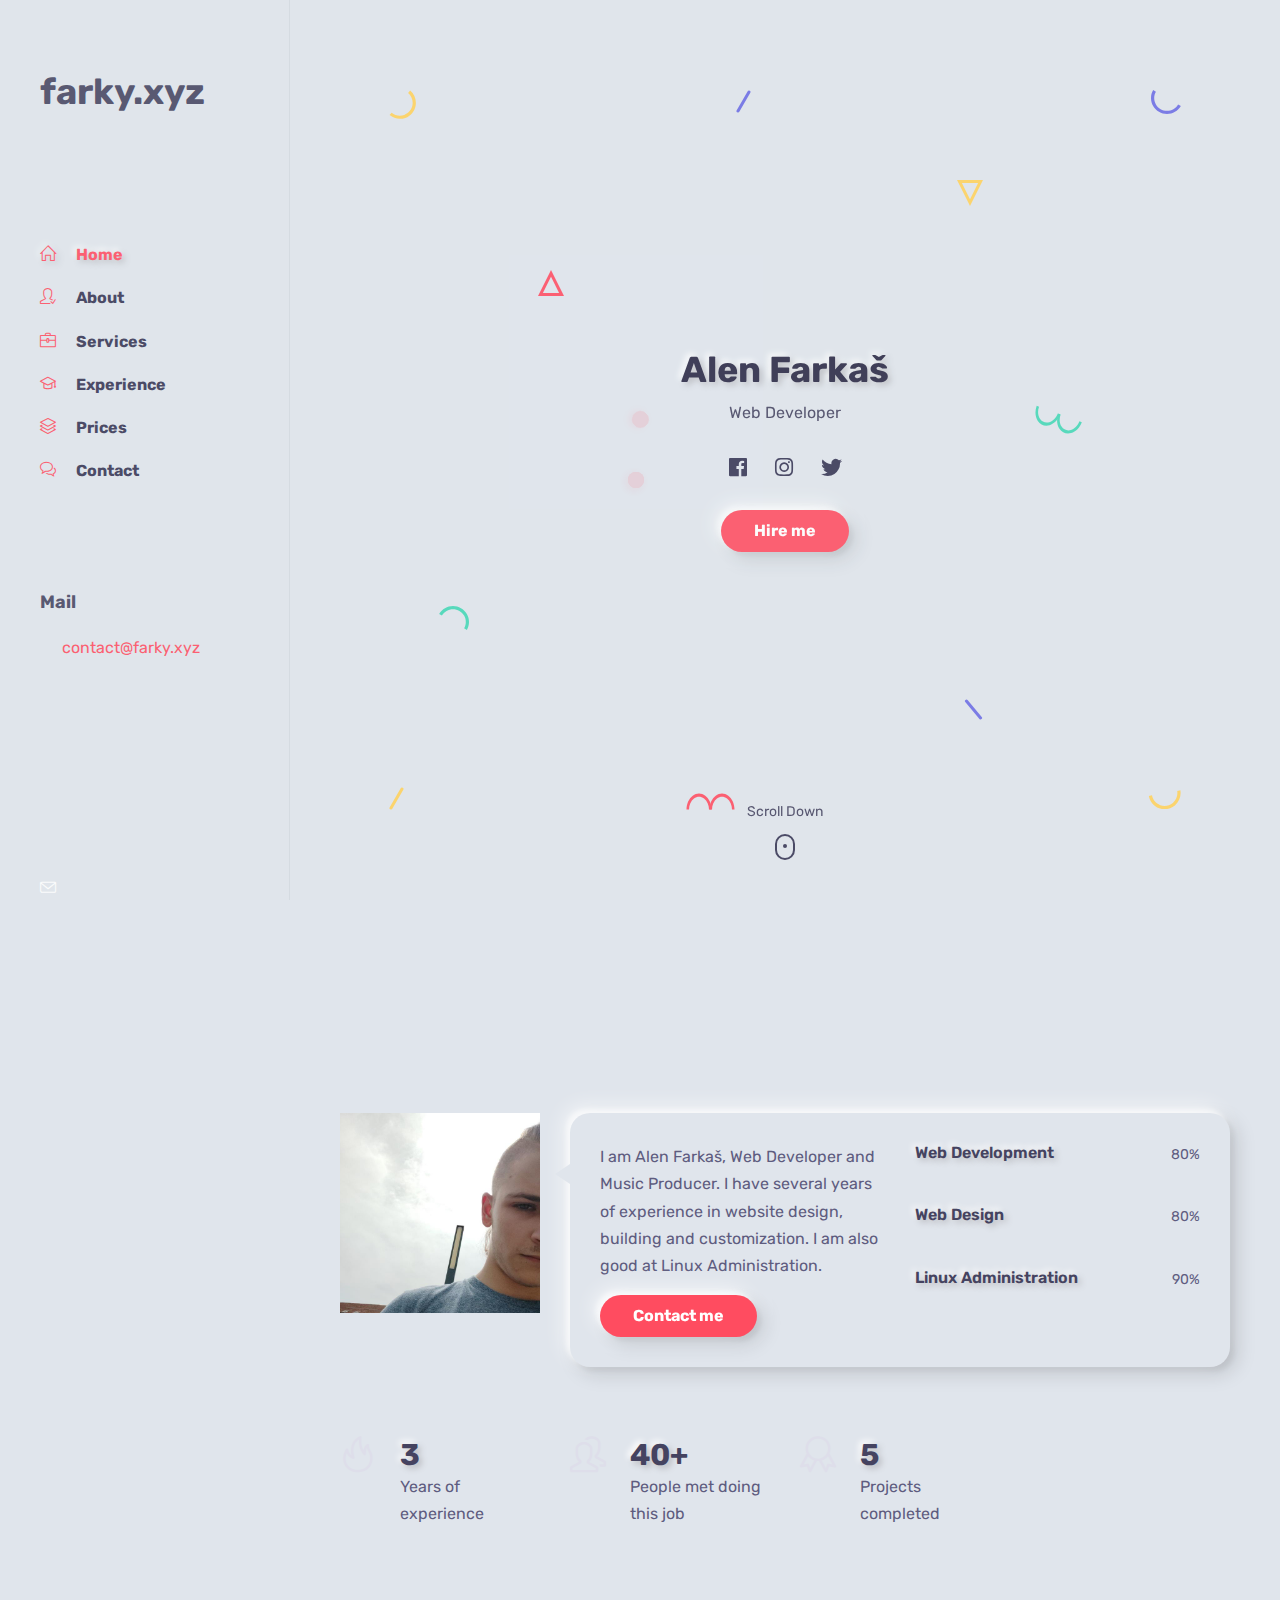
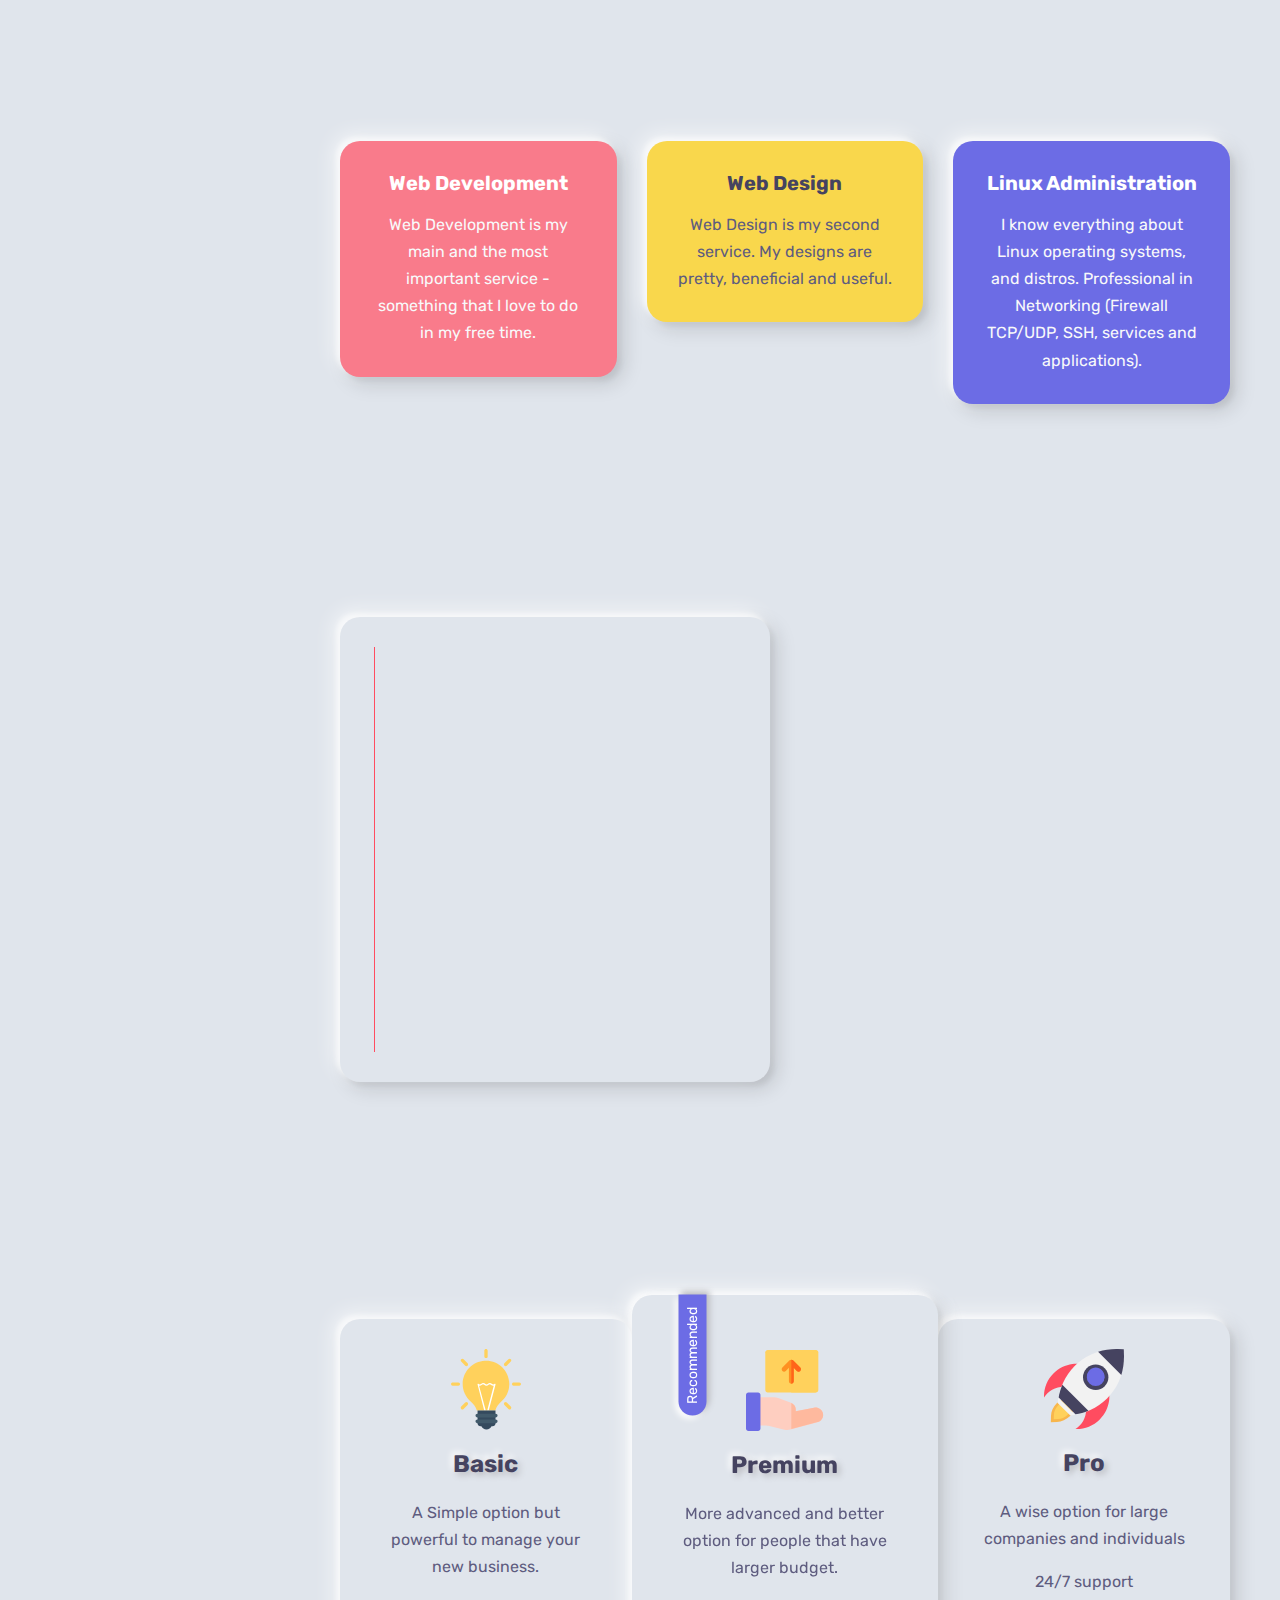
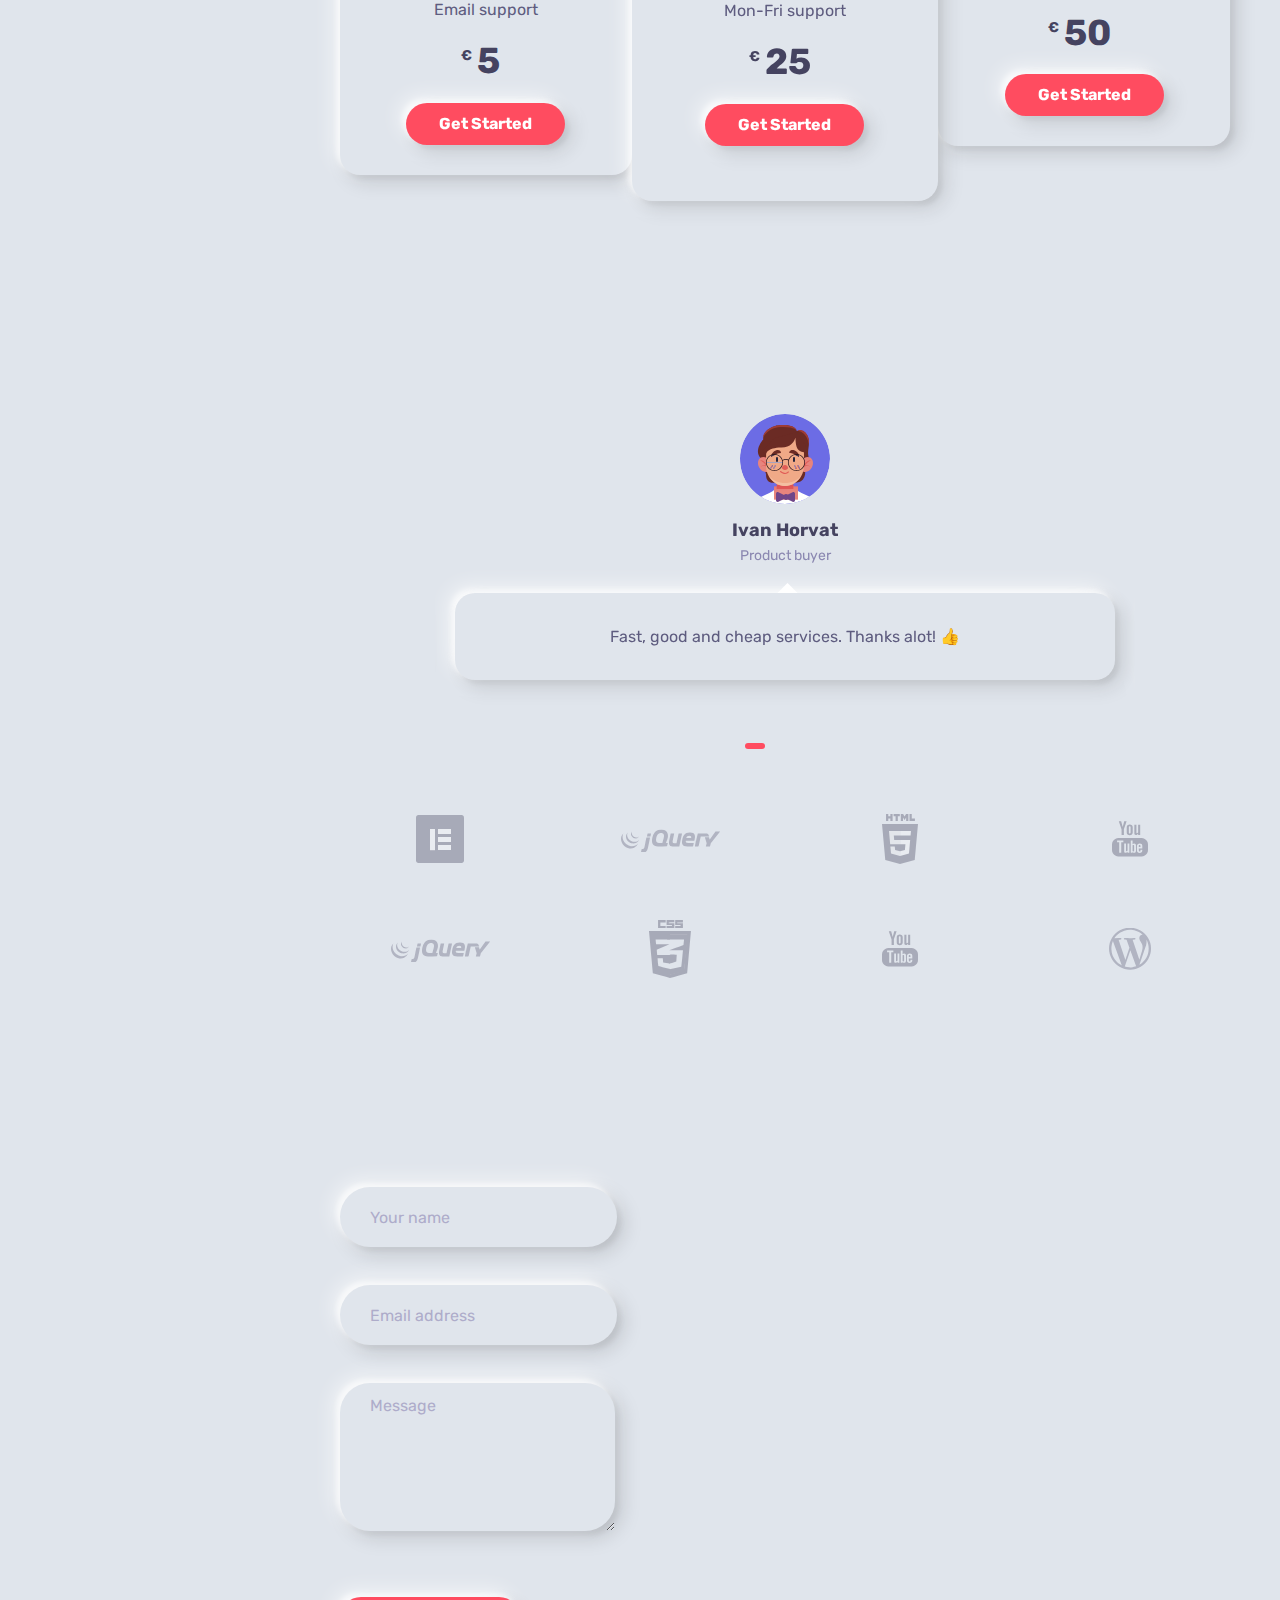
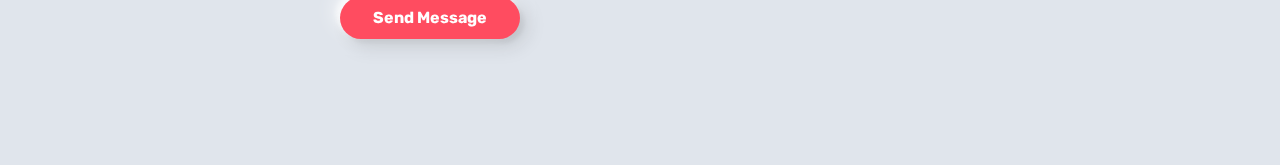
<file: index.html>
<!DOCTYPE html>
<html lang="en-US">
<head>
	<meta http-equiv="Content-Type" content="text/html; charset=UTF-8">
	<title>Portfolio | Farky.xyz</title>
	<meta name="description" content="farky.xyz Portfolio">
	<meta name="viewport" content="width=device-width, initial-scale=1, maximum-scale=1">
	<link rel="shortcut icon" type="image/x-icon" href="">
	<meta name="yandex-verification" content="ef2a9674ba6a9c10" />

	<!-- STYLESHEETS -->
	<link rel="stylesheet" href="css/bootstrap.min.css" type="text/css" media="all">
	<link rel="stylesheet" href="css/all.min.css" type="text/css" media="all">
	<link rel="stylesheet" href="css/simple-line-icons.css" type="text/css" media="all">
	<link rel="stylesheet" href="css/slick.css" type="text/css" media="all">
	<link rel="stylesheet" href="css/animate.css" type="text/css" media="all">
	<link rel="stylesheet" href="css/magnific-popup.css" type="text/css" media="all">
	<link rel="stylesheet" href="css/style.css" type="text/css" media="all">
	<link rel="stylesheet" href="css/snow.css" type="text/css" media="all">


	

</head>

<body>

<!-- Preloader -->
<div id="preloader" class="light">
	<div class="outer">
		<!-- Google Chrome -->
		<div class="infinityChrome">
			<div></div>
			<div></div>
			<div></div>
		</div>

		<!-- Safari and others -->
		<div class="infinity">
			<div>
				<span></span>
			</div>
			<div>
				<span></span>
			</div>
			<div>
				<span></span>
			</div>
		</div>
		<!-- Stuff -->
		<svg xmlns="http://www.w3.org/2000/svg" version="1.1" class="goo-outer">
			<defs>
				<filter id="goo">
					<feGaussianBlur in="SourceGraphic" stdDeviation="6" result="blur" />
					<feColorMatrix in="blur" values="1 0 0 0 0  0 1 0 0 0  0 0 1 0 0  0 0 0 18 -7" result="goo" />
					<feBlend in="SourceGraphic" in2="goo" />
				</filter>
			</defs>
		</svg>
	</div>
</div>

<!-- mobile header -->
<header class="mobile-header-1 light">
	<div class="container">
		<!-- menu icon -->
		<div class="menu-icon d-inline-flex mr-4">
			<button>
				<span></span>
			</button>
		</div>
		<!-- logo image -->
		<div class="site-logo">
			<a href="index.html">
				
			</a>
		</div>
	</div>
</header>

<!-- desktop header -->
<header class="desktop-header-1 light d-flex align-items-start flex-column">
	
	<!-- logo image -->
	<div class="site-logo">
		<a href="index.html">
			<h1>farky.xyz</h1>
					</a>
	</div>
	
	<!-- main menu -->
	<nav>
		<ul class="vertical-menu scrollspy">
			<li class="active"><a href="#home"><i class="icon-home"></i>Home</a></li>
			<li><a href="#about"><i class="icon-user-following"></i>About</a></li>
			<li><a href="#services"><i class="icon-briefcase"></i>Services</a></li>
			<li><a href="#experience"><i class="icon-graduation"></i>Experience</a></li>
			<li><a href="#prices"><i class="icon-layers"></i>Prices</a></li>
			<li><a href="#contact"><i class="icon-bubbles"></i>Contact</a></li>
		</ul>
		<div class="mails">

			<h4 class="widget-title">Mail</h4>
	
				<div class="contact-mail">
				<i class="icon-envelope" style="bottom: 4.7px; position: absolute;"></i>
				<a href="mailto:contact@farky.xyz" style="poition: absolute; margin-left: 22px">contact@farky.xyz</a>
				</div>
	

	
			</div>
	</nav>
	
	<!-- site footer -->
	

</header>

<!-- main layout -->
<main class="content">
	
	<!-- section home -->
	<section id="home" class="home d-flex light align-items-center">
		<div class="container">

			<!-- intro -->
			<div class="intro">

				
				<!-- info -->
				<h1 class="mb-2 mt-0">Alen Farkaš</h1>
				<span class="text-rotating">Web Developer, Web Designer, Linux Administrator</span>

				<!-- social icons -->
				<ul class="social-icons light list-inline mb-0 mt-4">
					<li class="list-inline-item"><a href="https://www.facebook.com/alenfarky"target="_blank"><i class="fab fa-facebook"></i></a></li>
					<li class="list-inline-item"><a href="https://www.instagram.com/f4rky/"target="_blank"><i class="fab fa-instagram"></i></a></li>
					<li class="list-inline-item"><a href="https://twitter.com/AlenFarky"target="_blank"><i class="fab fa-twitter"></i></a></li>
				</ul>

				<!-- buttons -->
				<div class="mt-4">
					<a href="#contact" class="btn btn-default">Hire me</a>
				</div>
			</div>
			
			<!-- scroll down mouse wheel -->
			<div class="scroll-down light">
				<a href="#about" class="mouse-wrapper">
					<span>Scroll Down</span>
					<span class="mouse">
						<span class="wheel"></span>
					</span>
				</a>
			</div>

			<!-- parallax layers -->
			<div class="parallax" data-relative-input="true">

				<svg width="27" height="29" data-depth="0.3" class="layer p1" xmlns="http://www.w3.org/2000/svg"><path d="M21.15625.60099c4.37954 3.67487 6.46544 9.40612 5.47254 15.03526-.9929 5.62915-4.91339 10.30141-10.2846 12.25672-5.37122 1.9553-11.3776.89631-15.75715-2.77856l2.05692-2.45134c3.50315 2.93948 8.3087 3.78663 12.60572 2.22284 4.297-1.5638 7.43381-5.30209 8.22768-9.80537.79387-4.50328-.8749-9.08872-4.37803-12.02821L21.15625.60099z" fill="#FFD15C" fill-rule="evenodd"/></svg>

				<svg width="26" height="26" data-depth="0.2" class="layer p2" xmlns="http://www.w3.org/2000/svg"><path d="M13 3.3541L2.42705 24.5h21.1459L13 3.3541z" stroke="#FF4C60" stroke-width="3" fill="none" fill-rule="evenodd"/></svg>

				<svg width="30" height="25" data-depth="0.3" class="layer p3" xmlns="http://www.w3.org/2000/svg"><path d="M.1436 8.9282C3.00213 3.97706 8.2841.92763 14.00013.92796c5.71605.00032 10.9981 3.04992 13.85641 8 2.8583 4.95007 2.8584 11.0491-.00014 16.00024l-2.77128-1.6c2.28651-3.96036 2.28631-8.84002.00011-12.8002-2.2862-3.96017-6.5124-6.40017-11.08513-6.4-4.57271.00018-8.79872 2.43984-11.08524 6.4002l-2.77128-1.6z" fill="#44D7B6" fill-rule="evenodd"/></svg>

				<svg width="15" height="23" data-depth="0.6" class="layer p4" xmlns="http://www.w3.org/2000/svg"><rect transform="rotate(30 9.86603 10.13397)" x="7" width="3" height="25" rx="1.5" fill="#FFD15C" fill-rule="evenodd"/></svg>

				<svg width="15" height="23" data-depth="0.2" class="layer p5" xmlns="http://www.w3.org/2000/svg"><rect transform="rotate(30 9.86603 10.13397)" x="7" width="3" height="25" rx="1.5" fill="#6C6CE5" fill-rule="evenodd"/></svg>

				<svg width="49" height="17" data-depth="0.5" class="layer p6" xmlns="http://www.w3.org/2000/svg"><g fill="#FF4C60" fill-rule="evenodd"><path d="M.5 16.5c0-5.71709 2.3825-10.99895 6.25-13.8567 3.8675-2.85774 8.6325-2.85774 12.5 0C23.1175 5.50106 25.5 10.78292 25.5 16.5H23c0-4.57303-1.90625-8.79884-5-11.08535-3.09375-2.28652-6.90625-2.28652-10 0C4.90625 7.70116 3 11.92697 3 16.5H.5z"/><path d="M23.5 16.5c0-5.71709 2.3825-10.99895 6.25-13.8567 3.8675-2.85774 8.6325-2.85774 12.5 0C46.1175 5.50106 48.5 10.78292 48.5 16.5H46c0-4.57303-1.90625-8.79884-5-11.08535-3.09375-2.28652-6.90625-2.28652-10 0-3.09375 2.28651-5 6.51232-5 11.08535h-2.5z"/></g></svg>

				<svg width="26" height="26" data-depth="0.4" class="layer p7" xmlns="http://www.w3.org/2000/svg"><path d="M13 22.6459L2.42705 1.5h21.1459L13 22.6459z" stroke="#FFD15C" stroke-width="3" fill="none" fill-rule="evenodd"/></svg>

				<svg width="19" height="21" data-depth="0.3" class="layer p8" xmlns="http://www.w3.org/2000/svg"><rect transform="rotate(-40 6.25252 10.12626)" x="7" width="3" height="25" rx="1.5" fill="#6C6CE5" fill-rule="evenodd"/></svg>

				<svg width="30" height="25" data-depth="0.3" data-depth-y="-1.30" class="layer p9" xmlns="http://www.w3.org/2000/svg"><path d="M29.8564 16.0718c-2.85854 4.95114-8.1405 8.00057-13.85654 8.00024-5.71605-.00032-10.9981-3.04992-13.85641-8-2.8583-4.95007-2.8584-11.0491.00014-16.00024l2.77128 1.6c-2.28651 3.96036-2.28631 8.84002-.00011 12.8002 2.2862 3.96017 6.5124 6.40017 11.08513 6.4 4.57271-.00018 8.79872-2.43984 11.08524-6.4002l2.77128 1.6z" fill="#6C6CE5" fill-rule="evenodd"/></svg>

				<svg width="47" height="29" data-depth="0.2" class="layer p10" xmlns="http://www.w3.org/2000/svg"><g fill="#44D7B6" fill-rule="evenodd"><path d="M46.78878 17.19094c-1.95535 5.3723-6.00068 9.52077-10.61234 10.8834-4.61167 1.36265-9.0893-.26708-11.74616-4.27524-2.65686-4.00817-3.08917-9.78636-1.13381-15.15866l2.34923.85505c-1.56407 4.29724-1.2181 8.92018.90705 12.12693 2.12514 3.20674 5.70772 4.5107 9.39692 3.4202 3.68921-1.0905 6.92581-4.40949 8.48988-8.70673l2.34923.85505z"/><path d="M25.17585 9.32448c-1.95535 5.3723-6.00068 9.52077-10.61234 10.8834-4.61167 1.36264-9.0893-.26708-11.74616-4.27525C.16049 11.92447-.27182 6.14628 1.68354.77398l2.34923.85505c-1.56407 4.29724-1.2181 8.92018.90705 12.12692 2.12514 3.20675 5.70772 4.5107 9.39692 3.4202 3.68921-1.0905 6.92581-4.40948 8.48988-8.70672l2.34923.85505z"/></g></svg>

				<svg width="33" height="20" data-depth="0.5" class="layer p11" xmlns="http://www.w3.org/2000/svg"><path d="M32.36774.34317c.99276 5.63023-1.09332 11.3614-5.47227 15.03536-4.37895 3.67396-10.3855 4.73307-15.75693 2.77837C5.76711 16.2022 1.84665 11.53014.8539 5.8999l3.15139-.55567c.7941 4.50356 3.93083 8.24147 8.22772 9.8056 4.29688 1.56413 9.10275.71673 12.60554-2.2227C28.34133 9.98771 30.01045 5.4024 29.21635.89884l3.15139-.55567z" fill="#FFD15C" fill-rule="evenodd"/></svg>

			</div>
		</div>
		
	</section>

	<!-- section about -->
	<section id="about">

		<div class="container">
			
			<!-- section title -->
			<h2 class="section-title wow fadeInUp">About Me</h2>

			<div class="spacer" data-height="60"></div>
			
			<div class="row">

				<div class="col-md-3">
					<div class="text-center text-md-left">
						<!-- avatar image -->
						<img src="images/farky.jpg" alt="Farky" />
					</div>
					<div class="spacer d-md-none d-lg-none" data-height="30"></div>
				</div>

				<div class="col-md-9 triangle-left-md triangle-top-sm">
					<div class="rounded bg-white shadow-dark padding-30">
						<div class="row">
							<div class="col-md-6">
								<!-- about text -->
								<p>I am Alen Farkaš, Web Developer and Music Producer. I have several years of experience in website design, building and customization. I am also good at Linux Administration.</p>
								<div class="mt-3">
									<a href="#contact" class="btn btn-default">Contact me</a>
								</div>
								<div class="spacer d-md-none d-lg-none" data-height="30"></div>
							</div>
							<div class="col-md-6">
								<!-- skill item -->
								<div class="skill-item">
									<div class="skill-info clearfix">
										<h4 class="float-left mb-3 mt-0">Web Development</h4>
										<span class="float-right">80%</span>
									</div>
									<div class="progress">
										<div class="progress-bar data-background" role="progressbar" aria-valuemin="0" aria-valuemax="100" aria-valuenow="80" data-color="#FFD15C">
										</div>
									</div>
									<div class="spacer" data-height="20"></div>
								</div>

								<!-- skill item -->
								<div class="skill-item">
									<div class="skill-info clearfix">
										<h4 class="float-left mb-3 mt-0">Web Design</h4>
										<span class="float-right">80%</span>
									</div>
									<div class="progress">
										<div class="progress-bar data-background" role="progressbar" aria-valuemin="0" aria-valuemax="100" aria-valuenow="80" data-color="#FF4C60">
										</div>
									</div>
									<div class="spacer" data-height="20"></div>
								</div>

								<!-- skill item -->
								<div class="skill-item">
									<div class="skill-info clearfix">
										<h4 class="float-left mb-3 mt-0">Linux Administration</h4>
										<span class="float-right">90%</span>
									</div>
									<div class="progress">
										<div class="progress-bar data-background" role="progressbar" aria-valuemin="0" aria-valuemax="100" aria-valuenow="90" data-color="#6C6CE5">
										</div>
									</div>
								</div>
							</div>
						</div>
					</div>
				</div>

			</div>
			<!-- row end -->

			<div class="spacer" data-height="70"></div>
			
<div class="row">
				
				<div class="col-md-3 col-sm-6">
					<!-- fact item -->
					<div class="fact-item">
						<span class="icon icon-fire"></span>
						<div class="details">
							<h3 class="mb-0 mt-0 number"><em class="count">3</em></h3>
							<p class="mb-0">Years of experience</p>
						</div>
					</div>
					<div class="spacer d-md-none d-lg-none" data-height="30"></div>
				</div>

				<div class="col-md-3 col-sm-6">
					<!-- fact item -->
					<div class="fact-item">
						<span class="icon icon-people"></span>
						<div class="details">
							<h3 class="mb-0 mt-0 number"><em class="count">40</em>+</h3>
							<p class="mb-0">People met doing this job</p>
						</div>
					</div>
					<div class="spacer d-md-none d-lg-none" data-height="30"></div>
				</div>

				<div class="col-md-3 col-sm-6">
					<!-- fact item -->
					<div class="fact-item">
						<span class="icon icon-badge"></span>
						<div class="details">
							<h3 class="mb-0 mt-0 number"><em class="count">5</em></h3>
							<p class="mb-0">Projects completed</p>
						</div>
					</div>
				</div>

			</div>

		</div>
		
	</section>
	
	<!-- section services -->
	<section id="services">

		<div class="container">
			
			<!-- section title -->
			<h2 class="section-title wow fadeInUp">Services</h2>

			<div class="spacer" data-height="60"></div>
			
			<div class="row">

				<div class="col-md-4">
					<!-- service box -->
					<div class="service-box rounded data-background padding-30 text-center text-light shadow-yellow" data-color="#F97B8B">
						<h3 class="mb-3 mt-0">Web Development</h3>
						<p class="mb-0">Web Development is my main and the most important service - something that I love to do in my free time.</p>
					</div>
					<div class="spacer d-md-none d-lg-none" data-height="30"></div>
				</div>

				<div class="col-md-4" data-wow-delay="0.2s">
					<!-- service box -->
					<div class="service-box rounded data-background padding-30 text-center shadow-pink" data-color="#F9D74C">
						<h3 class="mb-3 mt-0">Web Design</h3>
						<p class="mb-0">Web Design is my second service. My designs are pretty, beneficial and useful.</p>
					</div>
					<div class="spacer d-md-none d-lg-none" data-height="30"></div>
				</div>

				<div class="col-md-4" data-wow-delay="0.4s">
					<!-- service box -->
					<div class="service-box rounded data-background padding-30 text-center text-light shadow-blue" data-color="#6C6CE5">
						<h3 class="mb-3 mt-0">Linux Administration</h3>
						<p class="mb-0">I know everything about Linux operating systems, and distros. Professional in Networking (Firewall TCP/UDP, SSH, services and applications).</p>
					</div>
				</div>

			</div>

		</div>
		
	</section>
	
	<!-- section experience -->
	<section id="experience">

		<div class="container">
			
			<!-- section title -->
			<h2 class="section-title wow fadeInUp">Experience</h2>

			<div class="spacer" data-height="60"></div>
			
			<div class="row">

				<div class="col-md-6">
					
					<!-- timeline wrapper -->
					<div class="timeline edu bg-white rounded shadow-dark padding-30 overflow-hidden">

						<!-- timeline item -->
						<div class="timeline-container wow fadeInUp">
							<div class="content">
								<span class="time">Since 2019</span>
								<h3 class="title">Web Development</h3>
							</div>
						</div>

						<!-- timeline item -->
						<div class="timeline-container wow fadeInUp">
							<div class="content">
								<span class="time">Since 2019</span>
								<h3 class="title">Web Design</h3>
							</div>
						</div>

						<!-- timeline item -->
						<div class="timeline-container wow fadeInUp">
							<div class="content">
								<span class="time">Since 2019</span>
								<h3 class="title">Linux Administration</h3>
							</div>
						</div>
						
						<!-- timeline item -->
						<div class="timeline-container wow fadeInUp">
							<div class="content">
								<span class="time">2022</span>
								<h3 class="title"><a href="certificate.pdf">Digital Marketing</a></h3>
							</div>
						</div>

						<!-- main line -->
						<span class="line"></span>

					</div>

				</div>


						<!-- main line -->
						<span class="line"></span>

					</div>

				</div>

			</div>

		</div>
		
	</section>
	

	<!-- section prices -->
	<section id="prices">

		<div class="container">
			
			<!-- section title -->
			<h2 class="section-title wow fadeIn">Pricing Plans</h2>

			<div class="spacer" data-height="60"></div>
			
			<div class="row">
				
				<div class="col-md-4 pr-md-0 mt-md-4 mt-0">
					<!-- price item -->
					<div class="price-item bg-white rounded shadow-dark text-center">
						<img src="images/price-1.svg" alt="Regular" />
						<h2 class="plan">Basic</h2>
						<p>A Simple option but powerful to manage your new business.</p>
						<p>Email support</p>
						<h3 class="price"><em>€</em>5<span></span></h3>
						<a href="#contact" class="btn btn-default">Get Started</a>
					</div>
				</div>

				<div class="col-md-4 px-md-0 my-4 my-md-0">
					<!-- price item recommended-->
					<div class="price-item bg-white rounded shadow-dark text-center best">
						<span class="badge">Recommended</span>
						<img src="images/price-2.svg" alt="Premium" />
						<h2 class="plan">Premium</h2>
						<p>More advanced and better option for people that have larger budget.</p>
						<p>Mon-Fri support</p>
						<h3 class="price"><em>€</em>25<span></span></h3>
						<a href="#contact" class="btn btn-default">Get Started</a>
					</div>
				</div>

				<div class="col-md-4 pl-md-0 mt-md-4 mt-0">
					<!-- price item -->
					<div class="price-item bg-white rounded shadow-dark text-center">
						<img src="images/price-3.svg" alt="Ultimate" />
						<h2 class="plan">Pro</h2>
						<p>A wise option for large companies and individuals</p>
						<p>24/7 support</p>
						<h3 class="price"><em>€</em>50<span></span></h3>
						<a href="#contact" class="btn btn-default">Get Started</a>
					</div>
				</div>

			</div>

		</div>

	</section>
	
	<!-- section testimonials -->
	<section id="testimonials">

		<div class="container">
			
			<!-- section title -->
			<h2 class="section-title wow fadeInUp">Clients & Reviews</h2>

			<div class="spacer" data-height="60"></div>
			
			<!-- testimonials wrapper -->
			<div class="testimonials-wrapper">
				
				<!-- testimonial item -->
				<div class="testimonial-item text-center mx-auto">
					<div class="thumb mb-3 mx-auto">
						<img src="images/avatar-3.svg" alt="customer-name" />						
					</div>
					<h4 class="mt-3 mb-0">Ivan Horvat</h4>
					<span class="subtitle">Product buyer</span>
					<div class="bg-white padding-30 shadow-dark rounded triangle-top position-relative mt-4">
						<p class="mb-0">Fast, good and cheap services. Thanks alot! 👍</p>
					</div>
				</div>
				
				<!-- testimonial item -->
				<div class="testimonial-item text-center mx-auto">
					<div class="thumb mb-3 mx-auto">
						<img src="images/avatar-2.svg" alt="customer-name" />						
					</div>
					<h4 class="mt-3 mb-0">Mario Novaković</h4>
					<span class="subtitle">Product buyer</span>
					<div class="bg-white padding-30 shadow-dark rounded triangle-top position-relative mt-4">
						<p class="mb-0">This guy is very good at his job. He was fast and his services are not expensive, 5/5!</p>
					</div>
				</div>
				
				<!-- testimonial item -->
				<div class="testimonial-item text-center mx-auto">
					<div class="thumb mb-3 mx-auto">
						<img src="images/avatar-3.svg" alt="customer-name" />						
					</div>
					<h4 class="mt-3 mb-0">Stefan Islamovic</h4>
					<span class="subtitle">Product buyer</span>
					<div class="bg-white padding-30 shadow-dark rounded triangle-top position-relative mt-4">
						<p class="mb-0">He made me a website. I don't like some small things in website but over all it was very fast and good! 👍</p>
					</div>
				</div>
				
				<!-- testimonial item -->
				<div class="testimonial-item text-center mx-auto">
					<div class="thumb mb-3 mx-auto">
						<img src="images/avatar-2.svg" alt="customer-name" />						
					</div>
					<h4 class="mt-3 mb-0">Chris Newton</h4>
					<span class="subtitle">Product buyer</span>
					<div class="bg-white padding-30 shadow-dark rounded triangle-top position-relative mt-4">
						<p class="mb-0">Farky made me a website, It's looking awesome! Price is also okay.</p>
					</div>
				</div>

			</div>

			<div class="row">
				<div class="col-md-3 col-6">
					<!-- client item -->
					<div class="client-item">
						<div class="inner">
							<img src="images/client-1.svg" alt="client-name" />
						</div>
					</div>
				</div>
				<div class="col-md-3 col-6">
					<!-- client item -->
					<div class="client-item">
						<div class="inner">
							<img src="images/client-2.svg" alt="client-name" />
						</div>
					</div>
				</div>
				<div class="col-md-3 col-6">
					<!-- client item -->
					<div class="client-item">
						<div class="inner">
							<img src="images/client-3.svg" alt="client-name" />
						</div>
					</div>
				</div>
				<div class="col-md-3 col-6">
					<!-- client item -->
					<div class="client-item">
						<div class="inner">
							<img src="images/client-4.svg" alt="client-name" />
						</div>
					</div>
				</div>
				<div class="col-md-3 col-6">
					<!-- client item -->
					<div class="client-item">
						<div class="inner">
							<img src="images/client-2.svg" alt="client-name" />
						</div>
					</div>
				</div>
				<div class="col-md-3 col-6">
					<!-- client item -->
					<div class="client-item">
						<div class="inner">
							<img src="images/client-6.svg" alt="client-name" />
						</div>
					</div>
				</div>
				<div class="col-md-3 col-6">
					<!-- client item -->
					<div class="client-item">
						<div class="inner">
							<img src="images/client-4.svg" alt="client-name" />
						</div>
					</div>
				</div>
				<div class="col-md-3 col-6">
					<!-- client item -->
					<div class="client-item">
						<div class="inner">
							<img src="images/client-8.svg" alt="client-name" />
						</div>
					</div>
				</div>
			</div>

		</div>

	</section>
	

	
	<!-- section contact -->
	<section id="contact">

		<div class="container">
			
			<!-- section title -->
			<h2 class="section-title wow fadeInUp">Get In Touch</h2>
			
			<div class="spacer" data-height="60"></div>

			<div class="row">
				
				<div class="col-md-4">
					<!-- contact info -->
					<div class="form-group">
						<form action="https://formsubmit.co/c1a4565bb0ee860e10689d63fbed3dca" method="POST" id="contact-form">
						  <input type="text" name="_honey" style="display: none;">
                          			  <input type="hidden" name="_captcha" value="false">

						  <input type="hidden" name="_next" value="">
						  <div class="form-group">
							  <label for="firstName"><input type="text" class="form-control" name="InputName" id="InputName" placeholder="Your name" required="required" data-error="Name is required."></label>
						  </div>
					
						  <div class="form-group">
							<label for="email"><input type="email" class="form-control" id="InputEmail" name="InputEmail" placeholder="Email address" required="required" data-error="Email is required."></label>
						  </div>
						  <div class="form-group">
							<label for="message"><textarea name="InputMessage" id="InputMessage" class="form-control" rows="5" placeholder="Message" required="required" data-error="Message is required."></textarea></label>
						  </div>

							
							<br/>
						  <button type="submit" id="submit" value="Submit" class="btn btn-default">Send Message</button>
						</form>
					  </div>
                  
					<!-- Contact Form end -->
				</div>

			</div>

		</div>
	
	</section>

	<div class="spacer" data-height="96"></div>
	
</main>

<!-- Go to top button -->
<a href="javascript:" id="return-to-top"><i class="fas fa-arrow-up"></i></a>

<!-- SCRIPTS -->
<script src="https://formspree.io/js/formbutton-v1.min.js" defer></script>
<script src="js/jquery-1.12.3.min.js"></script>
<script src="js/jquery.easing.min.js"></script>
<script src="js/jquery.waypoints.min.js"></script>
<script src="js/jquery.counterup.min.js"></script>
<script src="js/popper.min.js"></script>
<script src="js/bootstrap.min.js"></script>
<script src="js/isotope.pkgd.min.js"></script>
<script src="js/infinite-scroll.min.js"></script>
<script src="js/imagesloaded.pkgd.min.js"></script>
<script src="js/slick.min.js"></script>
<script src="js/validator.js"></script>
<script src="js/wow.min.js"></script>
<script src="js/morphext.min.js"></script>
<script src="js/parallax.min.js"></script>
<script src="js/jquery.magnific-popup.min.js"></script>
<script src="js/custom.js"></script>
<script src="https://www.google.com/recaptcha/api.js?onload=onloadCallback&render=explicit"async defer></script>


</body>

</html>
</file>
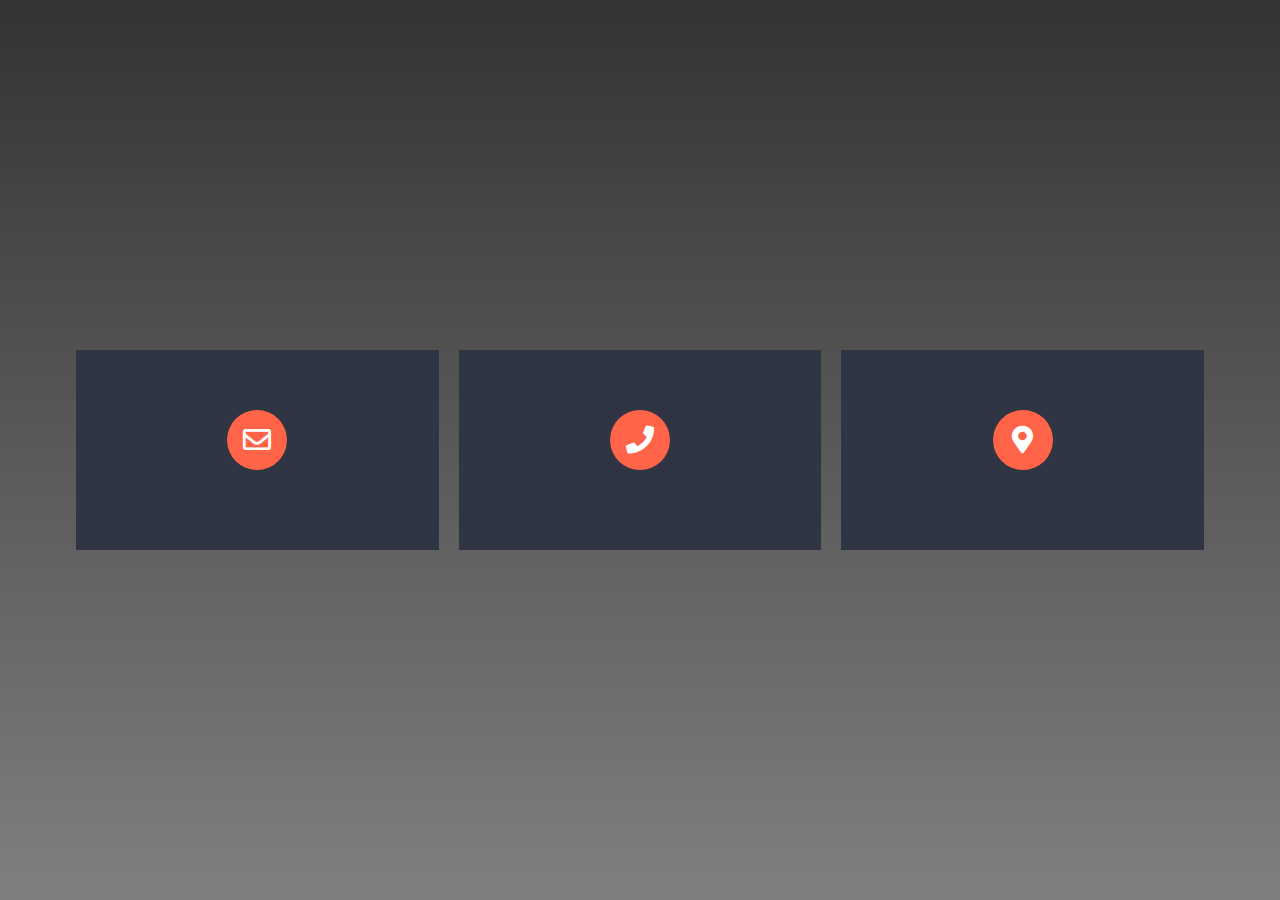
<file: html/contact.html>
<!DOCTYPE html>
<html lang="en" dir="ltr">
<title>farky.xyz - Contact</title>
  <head>
    <meta charset="utf-8">
    <title></title>
    <meta name="viewport" content="width=device-width, initial-scale=1">
    <link rel="stylesheet" href="/style/contact.css">
    <link rel="stylesheet" href="https://cdnjs.cloudflare.com/ajax/libs/font-awesome/5.11.2/css/all.css">
  </head>
  <body>
    <div class="contact-info">
      <div class="card">
        <i class="card-icon far fa-envelope"></i>
        <p>farky.dev@gmail.com</p>
      </div>

      <div class="card">
        <i class="card-icon fas fa-phone"></i>
        <p>Soon!</p>
      </div>

      <div class="card">
        <i class="card-icon fas fa-map-marker-alt"></i>
        <p>Osijek, Croatia</p>
      </div>
    </div>


<script src="/style/inspect.js"></script>
    
  </body>
</html>
</file>
<file: css/simple-line-icons.css>
@font-face {
  font-family: 'simple-line-icons';
  src: url('../fonts/Simple-Line-Iconsb26c.eot?v=2.4.0');
  src: url('../fonts/Simple-Line-Iconsb26c.eot?v=2.4.0#iefix') format('embedded-opentype'), url('../fonts/Simple-Line-Iconsb26c.html?v=2.4.0') format('woff2'), url('../fonts/Simple-Line-Iconsb26c.ttf?v=2.4.0') format('truetype'), url('../fonts/Simple-Line-Iconsb26c.woff?v=2.4.0') format('woff'), url('../fonts/Simple-Line-Iconsb26c.svg?v=2.4.0#simple-line-icons') format('svg');
  font-weight: normal;
  font-style: normal;
}
/*
 Use the following CSS code if you want to have a class per icon.
 Instead of a list of all class selectors, you can use the generic [class*="icon-"] selector, but it's slower:
*/
.icon-user,
.icon-people,
.icon-user-female,
.icon-user-follow,
.icon-user-following,
.icon-user-unfollow,
.icon-login,
.icon-logout,
.icon-emotsmile,
.icon-phone,
.icon-call-end,
.icon-call-in,
.icon-call-out,
.icon-map,
.icon-location-pin,
.icon-direction,
.icon-directions,
.icon-compass,
.icon-layers,
.icon-menu,
.icon-list,
.icon-options-vertical,
.icon-options,
.icon-arrow-down,
.icon-arrow-left,
.icon-arrow-right,
.icon-arrow-up,
.icon-arrow-up-circle,
.icon-arrow-left-circle,
.icon-arrow-right-circle,
.icon-arrow-down-circle,
.icon-check,
.icon-clock,
.icon-plus,
.icon-minus,
.icon-close,
.icon-event,
.icon-exclamation,
.icon-organization,
.icon-trophy,
.icon-screen-smartphone,
.icon-screen-desktop,
.icon-plane,
.icon-notebook,
.icon-mustache,
.icon-mouse,
.icon-magnet,
.icon-energy,
.icon-disc,
.icon-cursor,
.icon-cursor-move,
.icon-crop,
.icon-chemistry,
.icon-speedometer,
.icon-shield,
.icon-screen-tablet,
.icon-magic-wand,
.icon-hourglass,
.icon-graduation,
.icon-ghost,
.icon-game-controller,
.icon-fire,
.icon-eyeglass,
.icon-envelope-open,
.icon-envelope-letter,
.icon-bell,
.icon-badge,
.icon-anchor,
.icon-wallet,
.icon-vector,
.icon-speech,
.icon-puzzle,
.icon-printer,
.icon-present,
.icon-playlist,
.icon-pin,
.icon-picture,
.icon-handbag,
.icon-globe-alt,
.icon-globe,
.icon-folder-alt,
.icon-folder,
.icon-film,
.icon-feed,
.icon-drop,
.icon-drawer,
.icon-docs,
.icon-doc,
.icon-diamond,
.icon-cup,
.icon-calculator,
.icon-bubbles,
.icon-briefcase,
.icon-book-open,
.icon-basket-loaded,
.icon-basket,
.icon-bag,
.icon-action-undo,
.icon-action-redo,
.icon-wrench,
.icon-umbrella,
.icon-trash,
.icon-tag,
.icon-support,
.icon-frame,
.icon-size-fullscreen,
.icon-size-actual,
.icon-shuffle,
.icon-share-alt,
.icon-share,
.icon-rocket,
.icon-question,
.icon-pie-chart,
.icon-pencil,
.icon-note,
.icon-loop,
.icon-home,
.icon-grid,
.icon-graph,
.icon-microphone,
.icon-music-tone-alt,
.icon-music-tone,
.icon-earphones-alt,
.icon-earphones,
.icon-equalizer,
.icon-like,
.icon-dislike,
.icon-control-start,
.icon-control-rewind,
.icon-control-play,
.icon-control-pause,
.icon-control-forward,
.icon-control-end,
.icon-volume-1,
.icon-volume-2,
.icon-volume-off,
.icon-calendar,
.icon-bulb,
.icon-chart,
.icon-ban,
.icon-bubble,
.icon-camrecorder,
.icon-camera,
.icon-cloud-download,
.icon-cloud-upload,
.icon-envelope,
.icon-eye,
.icon-flag,
.icon-heart,
.icon-info,
.icon-key,
.icon-link,
.icon-lock,
.icon-lock-open,
.icon-magnifier,
.icon-magnifier-add,
.icon-magnifier-remove,
.icon-paper-clip,
.icon-paper-plane,
.icon-power,
.icon-refresh,
.icon-reload,
.icon-settings,
.icon-star,
.icon-symbol-female,
.icon-symbol-male,
.icon-target,
.icon-credit-card,
.icon-paypal,
.icon-social-tumblr,
.icon-social-twitter,
.icon-social-facebook,
.icon-social-instagram,
.icon-social-linkedin,
.icon-social-pinterest,
.icon-social-github,
.icon-social-google,
.icon-social-reddit,
.icon-social-skype,
.icon-social-dribbble,
.icon-social-behance,
.icon-social-foursqare,
.icon-social-soundcloud,
.icon-social-spotify,
.icon-social-stumbleupon,
.icon-social-youtube,
.icon-social-dropbox,
.icon-social-vkontakte,
.icon-social-steam {
  font-family: 'simple-line-icons';
  speak: none;
  font-style: normal;
  font-weight: normal;
  font-variant: normal;
  text-transform: none;
  line-height: 1;
  /* Better Font Rendering =========== */
  -webkit-font-smoothing: antialiased;
  -moz-osx-font-smoothing: grayscale;
}
.icon-user:before {
  content: "\e005";
}
.icon-people:before {
  content: "\e001";
}
.icon-user-female:before {
  content: "\e000";
}
.icon-user-follow:before {
  content: "\e002";
}
.icon-user-following:before {
  content: "\e003";
}
.icon-user-unfollow:before {
  content: "\e004";
}
.icon-login:before {
  content: "\e066";
}
.icon-logout:before {
  content: "\e065";
}
.icon-emotsmile:before {
  content: "\e021";
}
.icon-phone:before {
  content: "\e600";
}
.icon-call-end:before {
  content: "\e048";
}
.icon-call-in:before {
  content: "\e047";
}
.icon-call-out:before {
  content: "\e046";
}
.icon-map:before {
  content: "\e033";
}
.icon-location-pin:before {
  content: "\e096";
}
.icon-direction:before {
  content: "\e042";
}
.icon-directions:before {
  content: "\e041";
}
.icon-compass:before {
  content: "\e045";
}
.icon-layers:before {
  content: "\e034";
}
.icon-menu:before {
  content: "\e601";
}
.icon-list:before {
  content: "\e067";
}
.icon-options-vertical:before {
  content: "\e602";
}
.icon-options:before {
  content: "\e603";
}
.icon-arrow-down:before {
  content: "\e604";
}
.icon-arrow-left:before {
  content: "\e605";
}
.icon-arrow-right:before {
  content: "\e606";
}
.icon-arrow-up:before {
  content: "\e607";
}
.icon-arrow-up-circle:before {
  content: "\e078";
}
.icon-arrow-left-circle:before {
  content: "\e07a";
}
.icon-arrow-right-circle:before {
  content: "\e079";
}
.icon-arrow-down-circle:before {
  content: "\e07b";
}
.icon-check:before {
  content: "\e080";
}
.icon-clock:before {
  content: "\e081";
}
.icon-plus:before {
  content: "\e095";
}
.icon-minus:before {
  content: "\e615";
}
.icon-close:before {
  content: "\e082";
}
.icon-event:before {
  content: "\e619";
}
.icon-exclamation:before {
  content: "\e617";
}
.icon-organization:before {
  content: "\e616";
}
.icon-trophy:before {
  content: "\e006";
}
.icon-screen-smartphone:before {
  content: "\e010";
}
.icon-screen-desktop:before {
  content: "\e011";
}
.icon-plane:before {
  content: "\e012";
}
.icon-notebook:before {
  content: "\e013";
}
.icon-mustache:before {
  content: "\e014";
}
.icon-mouse:before {
  content: "\e015";
}
.icon-magnet:before {
  content: "\e016";
}
.icon-energy:before {
  content: "\e020";
}
.icon-disc:before {
  content: "\e022";
}
.icon-cursor:before {
  content: "\e06e";
}
.icon-cursor-move:before {
  content: "\e023";
}
.icon-crop:before {
  content: "\e024";
}
.icon-chemistry:before {
  content: "\e026";
}
.icon-speedometer:before {
  content: "\e007";
}
.icon-shield:before {
  content: "\e00e";
}
.icon-screen-tablet:before {
  content: "\e00f";
}
.icon-magic-wand:before {
  content: "\e017";
}
.icon-hourglass:before {
  content: "\e018";
}
.icon-graduation:before {
  content: "\e019";
}
.icon-ghost:before {
  content: "\e01a";
}
.icon-game-controller:before {
  content: "\e01b";
}
.icon-fire:before {
  content: "\e01c";
}
.icon-eyeglass:before {
  content: "\e01d";
}
.icon-envelope-open:before {
  content: "\e01e";
}
.icon-envelope-letter:before {
  content: "\e01f";
}
.icon-bell:before {
  content: "\e027";
}
.icon-badge:before {
  content: "\e028";
}
.icon-anchor:before {
  content: "\e029";
}
.icon-wallet:before {
  content: "\e02a";
}
.icon-vector:before {
  content: "\e02b";
}
.icon-speech:before {
  content: "\e02c";
}
.icon-puzzle:before {
  content: "\e02d";
}
.icon-printer:before {
  content: "\e02e";
}
.icon-present:before {
  content: "\e02f";
}
.icon-playlist:before {
  content: "\e030";
}
.icon-pin:before {
  content: "\e031";
}
.icon-picture:before {
  content: "\e032";
}
.icon-handbag:before {
  content: "\e035";
}
.icon-globe-alt:before {
  content: "\e036";
}
.icon-globe:before {
  content: "\e037";
}
.icon-folder-alt:before {
  content: "\e039";
}
.icon-folder:before {
  content: "\e089";
}
.icon-film:before {
  content: "\e03a";
}
.icon-feed:before {
  content: "\e03b";
}
.icon-drop:before {
  content: "\e03e";
}
.icon-drawer:before {
  content: "\e03f";
}
.icon-docs:before {
  content: "\e040";
}
.icon-doc:before {
  content: "\e085";
}
.icon-diamond:before {
  content: "\e043";
}
.icon-cup:before {
  content: "\e044";
}
.icon-calculator:before {
  content: "\e049";
}
.icon-bubbles:before {
  content: "\e04a";
}
.icon-briefcase:before {
  content: "\e04b";
}
.icon-book-open:before {
  content: "\e04c";
}
.icon-basket-loaded:before {
  content: "\e04d";
}
.icon-basket:before {
  content: "\e04e";
}
.icon-bag:before {
  content: "\e04f";
}
.icon-action-undo:before {
  content: "\e050";
}
.icon-action-redo:before {
  content: "\e051";
}
.icon-wrench:before {
  content: "\e052";
}
.icon-umbrella:before {
  content: "\e053";
}
.icon-trash:before {
  content: "\e054";
}
.icon-tag:before {
  content: "\e055";
}
.icon-support:before {
  content: "\e056";
}
.icon-frame:before {
  content: "\e038";
}
.icon-size-fullscreen:before {
  content: "\e057";
}
.icon-size-actual:before {
  content: "\e058";
}
.icon-shuffle:before {
  content: "\e059";
}
.icon-share-alt:before {
  content: "\e05a";
}
.icon-share:before {
  content: "\e05b";
}
.icon-rocket:before {
  content: "\e05c";
}
.icon-question:before {
  content: "\e05d";
}
.icon-pie-chart:before {
  content: "\e05e";
}
.icon-pencil:before {
  content: "\e05f";
}
.icon-note:before {
  content: "\e060";
}
.icon-loop:before {
  content: "\e064";
}
.icon-home:before {
  content: "\e069";
}
.icon-grid:before {
  content: "\e06a";
}
.icon-graph:before {
  content: "\e06b";
}
.icon-microphone:before {
  content: "\e063";
}
.icon-music-tone-alt:before {
  content: "\e061";
}
.icon-music-tone:before {
  content: "\e062";
}
.icon-earphones-alt:before {
  content: "\e03c";
}
.icon-earphones:before {
  content: "\e03d";
}
.icon-equalizer:before {
  content: "\e06c";
}
.icon-like:before {
  content: "\e068";
}
.icon-dislike:before {
  content: "\e06d";
}
.icon-control-start:before {
  content: "\e06f";
}
.icon-control-rewind:before {
  content: "\e070";
}
.icon-control-play:before {
  content: "\e071";
}
.icon-control-pause:before {
  content: "\e072";
}
.icon-control-forward:before {
  content: "\e073";
}
.icon-control-end:before {
  content: "\e074";
}
.icon-volume-1:before {
  content: "\e09f";
}
.icon-volume-2:before {
  content: "\e0a0";
}
.icon-volume-off:before {
  content: "\e0a1";
}
.icon-calendar:before {
  content: "\e075";
}
.icon-bulb:before {
  content: "\e076";
}
.icon-chart:before {
  content: "\e077";
}
.icon-ban:before {
  content: "\e07c";
}
.icon-bubble:before {
  content: "\e07d";
}
.icon-camrecorder:before {
  content: "\e07e";
}
.icon-camera:before {
  content: "\e07f";
}
.icon-cloud-download:before {
  content: "\e083";
}
.icon-cloud-upload:before {
  content: "\e084";
}
.icon-envelope:before {
  content: "\e086";
}
.icon-eye:before {
  content: "\e087";
}
.icon-flag:before {
  content: "\e088";
}
.icon-heart:before {
  content: "\e08a";
}
.icon-info:before {
  content: "\e08b";
}
.icon-key:before {
  content: "\e08c";
}
.icon-link:before {
  content: "\e08d";
}
.icon-lock:before {
  content: "\e08e";
}
.icon-lock-open:before {
  content: "\e08f";
}
.icon-magnifier:before {
  content: "\e090";
}
.icon-magnifier-add:before {
  content: "\e091";
}
.icon-magnifier-remove:before {
  content: "\e092";
}
.icon-paper-clip:before {
  content: "\e093";
}
.icon-paper-plane:before {
  content: "\e094";
}
.icon-power:before {
  content: "\e097";
}
.icon-refresh:before {
  content: "\e098";
}
.icon-reload:before {
  content: "\e099";
}
.icon-settings:before {
  content: "\e09a";
}
.icon-star:before {
  content: "\e09b";
}
.icon-symbol-female:before {
  content: "\e09c";
}
.icon-symbol-male:before {
  content: "\e09d";
}
.icon-target:before {
  content: "\e09e";
}
.icon-credit-card:before {
  content: "\e025";
}
.icon-paypal:before {
  content: "\e608";
}
.icon-social-tumblr:before {
  content: "\e00a";
}
.icon-social-twitter:before {
  content: "\e009";
}
.icon-social-facebook:before {
  content: "\e00b";
}
.icon-social-instagram:before {
  content: "\e609";
}
.icon-social-linkedin:before {
  content: "\e60a";
}
.icon-social-pinterest:before {
  content: "\e60b";
}
.icon-social-github:before {
  content: "\e60c";
}
.icon-social-google:before {
  content: "\e60d";
}
.icon-social-reddit:before {
  content: "\e60e";
}
.icon-social-skype:before {
  content: "\e60f";
}
.icon-social-dribbble:before {
  content: "\e00d";
}
.icon-social-behance:before {
  content: "\e610";
}
.icon-social-foursqare:before {
  content: "\e611";
}
.icon-social-soundcloud:before {
  content: "\e612";
}
.icon-social-spotify:before {
  content: "\e613";
}
.icon-social-stumbleupon:before {
  content: "\e614";
}
.icon-social-youtube:before {
  content: "\e008";
}
.icon-social-dropbox:before {
  content: "\e00c";
}
.icon-social-vkontakte:before {
  content: "\e618";
}
.icon-social-steam:before {
  content: "\e620";
}
</file>
<file: css/style.css>
@charset "UTF-8";
/*

[TABLE OF CONTENTS]

01. Base
02. Typography
03. Preloader
04. Header
05. Sections
06. Parallax Shapes
07. Skills
08. Service
09. Portfolio
10. Facts
11. Prices
12. Testimonials
13. Blog
14. Clients
15. Contact
16. Helper
17. Dark Mode
18. Buttons
19. Bootstrap Components
20. Theme elements
21. Slick
22. Responsive

 background: #e0e5ec;
     box-shadow: -7px -7px 20px 0px #fff9,
      -4px -4px 5px 0px #fff9, 
      7px 7px 20px 0px #0002, 
      4px 4px 5px 0px #0001, 
      inset 0px 0px 0px 0px #fff9, 
      inset 0px 0px 0px 0px #0001, 
      inset 0px 0px 0px 0px #fff9, 
      inset 0px 0px 0px 0px #0001;


*/
@import url("https://fonts.googleapis.com/css?family=Rubik:300,300i,400,400i,500,500i,700,700i,900,900i&amp;display=swap&amp;subset=cyrillic");
/*=================================================================*/
/*                      BASE                              
/*=================================================================*/




/* width */
::-webkit-scrollbar {
  width: 8px;
}

/* Track */
::-webkit-scrollbar-track {
  background:transparent; 
}
 
/* Handle */
::-webkit-scrollbar-thumb {
  background:#b8b9be; 
  border-radius: 10px;
  box-shadow: 3px 3px 6px #b8b9be, -3px -3px 6px #fff;
}

/* Handle on hover */
::-webkit-scrollbar-thumb:hover {
  background: #282642; 
}









* {
  margin: 0;
  padding: 0;
}

html {
  margin: 0 !important;
  overflow: auto !important;
}

body {
  color: #5E5C7F;
  background-color: #e0e5ec;
  font-family: "Rubik", sans-serif;
  font-size: 16px;
  line-height: 1.7;
  overflow-x: hidden;
  -webkit-font-smoothing: antialiased;
  -moz-osx-font-smoothing: grayscale;
}

img {
  max-width: 100%;
  height: auto;
}

.text-center {
  text-align: center;
}

.text-left {
  text-align: left;
}

.text-right {
  text-align: right;
}

.relative {
  position: relative;
}

/*=================================================================*/
/*                      TYPOGRAPHY                              
/*=================================================================*/
h1, h2, h3, h4, h5, h6 {
  color: #454360;
  font-family: "Rubik", sans-serif;
  font-weight: 700;
  margin: 20px 0;
}

h1 {
  font-size: 36px;
}

h2 {
  font-size: 28px;
}

h3 {
  font-size: 24px;
}

h4 {
  font-size: 18px;
}

a {
  color: #FF4C60;
  outline: 0;
  -webkit-transition: all 0.3s ease-in-out;
  -o-transition: all 0.3s ease-in-out;
  transition: all 0.3s ease-in-out;
}
a:hover {
  color: #353353;
  text-decoration: none;
}
a:focus {
  outline: 0;
}

blockquote {
  padding: 20px 20px;
  margin: 0 0 20px;
  font-size: 16px;
  background: #e0e5ec;
  border-radius: 10px;
}

blockquote p {
  line-height: 1.6;
}

/* === Pre === */
pre {
  display: block;
  padding: 9.5px;
  margin: 0 0 10px;
  font-size: 13px;
  line-height: 1.42857143;
  color: #333;
  word-break: break-all;
  word-wrap: break-word;
  background-color: #e0e5ec;
  border: 1px solid #ccc;
  border-radius: 0;
}

/*=================================================================*/
/*                      PRELOADER                              
/*=================================================================*/
.infinity {
  width: 120px;
  height: 60px;
  position: relative;
}
.infinity div,
.infinity span {
  position: absolute;
}
.infinity div {
  top: 0;
  left: 50%;
  width: 60px;
  height: 60px;
  -webkit-animation: rotate 6.9s linear infinite;
          animation: rotate 6.9s linear infinite;
}
.infinity div span {
  left: -8px;
  top: 50%;
  margin: -8px 0 0 0;
  width: 16px;
  height: 16px;
  display: block;
  background: #FF4C60;
  -webkit-box-shadow: 2px 2px 8px rgba(255, 76, 96, 0.09);
          box-shadow: 2px 2px 8px rgba(255, 76, 96, 0.09);
  border-radius: 50%;
  -webkit-transform: rotate(90deg);
      -ms-transform: rotate(90deg);
          transform: rotate(90deg);
  -webkit-animation: move 6.9s linear infinite;
          animation: move 6.9s linear infinite;
}
.infinity div span:before, .infinity div span:after {
  content: "";
  position: absolute;
  display: block;
  border-radius: 50%;
  width: 14px;
  height: 14px;
  background: inherit;
  top: 50%;
  left: 50%;
  margin: -7px 0 0 -7px;
  -webkit-box-shadow: inherit;
          box-shadow: inherit;
}
.infinity div span:before {
  -webkit-animation: drop1 0.8s linear infinite;
          animation: drop1 0.8s linear infinite;
}
.infinity div span:after {
  -webkit-animation: drop2 0.8s linear infinite 0.4s;
          animation: drop2 0.8s linear infinite 0.4s;
}
.infinity div:nth-child(2) {
  -webkit-animation-delay: -2.3s;
          animation-delay: -2.3s;
}
.infinity div:nth-child(2) span {
  -webkit-animation-delay: -2.3s;
          animation-delay: -2.3s;
}
.infinity div:nth-child(3) {
  -webkit-animation-delay: -4.6s;
          animation-delay: -4.6s;
}
.infinity div:nth-child(3) span {
  -webkit-animation-delay: -4.6s;
          animation-delay: -4.6s;
}

.infinityChrome {
  width: 128px;
  height: 60px;
}
.infinityChrome div {
  position: absolute;
  width: 16px;
  height: 16px;
  background: #FF4C60;
  -webkit-box-shadow: 2px 2px 8px rgba(255, 76, 96, 0.09);
          box-shadow: 2px 2px 8px rgba(255, 76, 96, 0.09);
  border-radius: 50%;
  -webkit-animation: moveSvg 6.9s linear infinite;
          animation: moveSvg 6.9s linear infinite;
  -webkit-filter: url(#goo);
  filter: url(#goo);
  -webkit-transform: scaleX(-1);
      -ms-transform: scaleX(-1);
          transform: scaleX(-1);
  offset-path: path("M64.3636364,29.4064278 C77.8909091,43.5203348 84.4363636,56 98.5454545,56 C112.654545,56 124,44.4117395 124,30.0006975 C124,15.5896556 112.654545,3.85282763 98.5454545,4.00139508 C84.4363636,4.14996252 79.2,14.6982509 66.4,29.4064278 C53.4545455,42.4803627 43.5636364,56 29.4545455,56 C15.3454545,56 4,44.4117395 4,30.0006975 C4,15.5896556 15.3454545,4.00139508 29.4545455,4.00139508 C43.5636364,4.00139508 53.1636364,17.8181672 64.3636364,29.4064278 Z");
}
.infinityChrome div:before, .infinityChrome div:after {
  content: "";
  position: absolute;
  display: block;
  border-radius: 50%;
  width: 14px;
  height: 14px;
  background: inherit;
  top: 50%;
  left: 50%;
  margin: -7px 0 0 -7px;
  -webkit-box-shadow: inherit;
          box-shadow: inherit;
}
.infinityChrome div:before {
  -webkit-animation: drop1 0.8s linear infinite;
          animation: drop1 0.8s linear infinite;
}
.infinityChrome div:after {
  -webkit-animation: drop2 0.8s linear infinite 0.4s;
          animation: drop2 0.8s linear infinite 0.4s;
}
.infinityChrome div:nth-child(2) {
  -webkit-animation-delay: -2.3s;
          animation-delay: -2.3s;
}
.infinityChrome div:nth-child(3) {
  -webkit-animation-delay: -4.6s;
          animation-delay: -4.6s;
}

@-webkit-keyframes moveSvg {
  0% {
    offset-distance: 0%;
  }
  25% {
    background: #6C6CE5;
  }
  75% {
    background: #FFD15C;
  }
  100% {
    offset-distance: 100%;
  }
}

@keyframes moveSvg {
  0% {
    offset-distance: 0%;
  }
  25% {
    background: #6C6CE5;
  }
  75% {
    background: #FFD15C;
  }
  100% {
    offset-distance: 100%;
  }
}
@-webkit-keyframes rotate {
  50% {
    -webkit-transform: rotate(360deg);
            transform: rotate(360deg);
    margin-left: 0;
  }
  50.0001%, 100% {
    margin-left: -60px;
  }
}
@keyframes rotate {
  50% {
    -webkit-transform: rotate(360deg);
            transform: rotate(360deg);
    margin-left: 0;
  }
  50.0001%, 100% {
    margin-left: -60px;
  }
}
@-webkit-keyframes move {
  0%, 50% {
    left: -8px;
  }
  25% {
    background: #FFD15C;
  }
  75% {
    background: #6C6CE5;
  }
  50.0001%, 100% {
    left: auto;
    right: -8px;
  }
}
@keyframes move {
  0%, 50% {
    left: -8px;
  }
  25% {
    background: #FFD15C;
  }
  75% {
    background: #6C6CE5;
  }
  50.0001%, 100% {
    left: auto;
    right: -8px;
  }
}
@-webkit-keyframes drop1 {
  100% {
    -webkit-transform: translate(32px, 8px) scale(0);
            transform: translate(32px, 8px) scale(0);
  }
}
@keyframes drop1 {
  100% {
    -webkit-transform: translate(32px, 8px) scale(0);
            transform: translate(32px, 8px) scale(0);
  }
}
@-webkit-keyframes drop2 {
  0% {
    -webkit-transform: translate(0, 0) scale(0.9);
            transform: translate(0, 0) scale(0.9);
  }
  100% {
    -webkit-transform: translate(32px, -8px) scale(0);
            transform: translate(32px, -8px) scale(0);
  }
}
@keyframes drop2 {
  0% {
    -webkit-transform: translate(0, 0) scale(0.9);
            transform: translate(0, 0) scale(0.9);
  }
  100% {
    -webkit-transform: translate(32px, -8px) scale(0);
            transform: translate(32px, -8px) scale(0);
  }
}
#preloader {
  background: #353353;
  height: 100%;
  position: fixed;
  width: 100%;
  z-index: 1031;
}
#preloader .outer {
  position: absolute;
  top: 50%;
  left: 50%;
  -webkit-transform: translate(-50%, -50%);
      -ms-transform: translate(-50%, -50%);
          transform: translate(-50%, -50%);
}
#preloader.light {
  background: #e0e5ec;
}

.goo-outer {
  display: none;
}

/*=================================================================*/
/*                      HEADER                              
/*=================================================================*/
header.desktop-header-1 {
  color: #FFF;
  border-right: solid 1px rgba(255, 255, 255, 0.1);
  background: #353353;
  padding: 50px 40px 40px;
  position: fixed;
  left: 0;
  overflow-y: auto;
  overflow-x: hidden;
  height: 100vh;
  min-height: 100vh;
  top: 0;
  width: 290px;
  z-index: 1;
  -webkit-transform: translateX(0);
  -ms-transform: translateX(0);
  transform: translateX(0);
  -webkit-transition: all 0.3s ease-in-out;
  -o-transition: all 0.3s ease-in-out;
  transition: all 0.3s ease-in-out;
  /* === Vertical Menu === */
  /* === Submenu === */
}
header.desktop-header-1.open {
  -webkit-transform: translateX(0);
  -ms-transform: translateX(0);
  transform: translateX(0);
}
header.desktop-header-1 .vertical-menu {
  list-style: none;
  padding: 0;
  margin-bottom: 100px;
  margin-top: 100px;
}
header.desktop-header-1 .vertical-menu li.openmenu > a {
  color: #000;
}
header.desktop-header-1 .vertical-menu li.openmenu .switch {
  -webkit-transform: rotate(45deg);
  -ms-transform: rotate(45deg);
  transform: rotate(45deg);
}
header.desktop-header-1 .vertical-menu li {
  padding: 8px 0;
  position: relative;
  list-style: none;
  -webkit-transition: all 0.2s ease-in-out;
  -o-transition: all 0.2s ease-in-out;
  transition: all 0.2s ease-in-out;
}
header.desktop-header-1 .vertical-menu li a:hover {
  color: #FFD15C;
}
header.desktop-header-1 .vertical-menu li i {
  color: #FFD15C;
  margin-right: 20px;
}
header.desktop-header-1 .vertical-menu li .switch {
  font-size: 30px;
  display: inline-block;
  padding: 0 14px;
  line-height: 1;
  cursor: pointer;
  color: #000;
  position: absolute;
  top: 24px;
  -webkit-transform: rotate(0deg);
  -ms-transform: rotate(0deg);
  transform: rotate(0deg);
  -webkit-transition: all 0.2s ease-in-out;
  -o-transition: all 0.2s ease-in-out;
  transition: all 0.2s ease-in-out;
  -webkit-backface-visibility: hidden;
  backface-visibility: hidden;
}
header.desktop-header-1 .vertical-menu li a {
  color: #FFF;
  font-family: "Rubik", sans-serif;
  font-size: 16px;
  font-weight: 700;
  width: 100%;
  text-decoration: none;
  position: relative;
}
header.desktop-header-1 .vertical-menu li a.nav-link {
  display: initial;
  padding: 0;
}
header.desktop-header-1 .vertical-menu li .nav-link.active {
  color: #FFD15C;
}
header.desktop-header-1 .submenu {
  display: none;
  padding: 0;
}
header.desktop-header-1 .submenu li a {
  color: #000;
  font-size: 18px;
  font-weight: 700;
}
header.desktop-header-1 .submenu li a:after {
  height: 3px;
}
header.desktop-header-1 .submenu li a:hover:after {
  width: 100%;
  height: 3px;
}
header.desktop-header-1 .submenu li a:hover {
  color: #000;
}
header.desktop-header-1 .footer {
  margin-top: auto;
}

header.desktop-header-1.light {
  border-right: solid 1px rgba(0, 0, 0, 0.05);
  background: #e0e5ec;
}
header.desktop-header-1.light .vertical-menu li .nav-link.active {
  color: #FF4C60;
  text-shadow: 3px 3px 6px #b8b9be, -3px -3px 6px #fff;
}
header.desktop-header-1.light .vertical-menu li a {
  color: #353353;
}
header.desktop-header-1.light .vertical-menu li a:hover {
  color: #FF4C60;
}
header.desktop-header-1.light .vertical-menu li i {
  color: #FF4C60;
}

header.desktop-header-2 {
  color: #FFF;
  border-right: solid 1px rgba(255, 255, 255, 0.1);
  background: #353353;
  padding: 40px;
  position: fixed;
  left: 0;
  overflow-y: auto;
  overflow-x: hidden;
  height: 100vh;
  min-height: 100vh;
  top: 0;
  width: 110px;
  z-index: 1;
  -webkit-transform: translateX(0);
  -ms-transform: translateX(0);
  transform: translateX(0);
  -webkit-transition: all 0.3s ease-in-out;
  -o-transition: all 0.3s ease-in-out;
  transition: all 0.3s ease-in-out;
  /* === Vertical Menu === */
}
header.desktop-header-2.open {
  -webkit-transform: translateX(0);
  -ms-transform: translateX(0);
  transform: translateX(0);
}
header.desktop-header-2 .vertical-menu {
  list-style: none;
  padding: 0;
  margin-top: 100px;
  margin-bottom: 0;
}
header.desktop-header-2 .vertical-menu li.openmenu > a {
  color: #000;
}
header.desktop-header-2 .vertical-menu li.openmenu .switch {
  -webkit-transform: rotate(45deg);
  -ms-transform: rotate(45deg);
  transform: rotate(45deg);
}
header.desktop-header-2 .vertical-menu li {
  padding: 8px 0;
  position: relative;
  list-style: none;
  -webkit-transition: all 0.2s ease-in-out;
  -o-transition: all 0.2s ease-in-out;
  transition: all 0.2s ease-in-out;
}
header.desktop-header-2 .vertical-menu li a:hover {
  color: #FFD15C;
}
header.desktop-header-2 .vertical-menu li a:hover i {
  color: #FFD15C;
  opacity: 1;
}
header.desktop-header-2 .vertical-menu li i {
  color: #FFF;
  margin-right: 20px;
  opacity: 0.4;
  -webkit-transition: all 0.3s ease-in-out;
  -o-transition: all 0.3s ease-in-out;
  transition: all 0.3s ease-in-out;
}
header.desktop-header-2 .vertical-menu li a {
  color: #FFF;
  font-family: "Rubik", sans-serif;
  font-size: 24px;
  font-weight: 700;
  width: 100%;
  text-decoration: none;
  position: relative;
}
header.desktop-header-2 .vertical-menu li a.nav-link {
  display: initial;
  padding: 0;
}
header.desktop-header-2 .vertical-menu li .nav-link.active {
  color: #FFD15C;
}
header.desktop-header-2 .vertical-menu li .nav-link.active i {
  color: #FFD15C;
  opacity: 1;
}
header.desktop-header-2 .footer {
  margin-top: auto;
  position: relative;
}
header.desktop-header-2 .copyright {
  color: #9C9AB3;
  font-size: 14px;
  -webkit-transform: rotate(-180deg);
      -ms-transform: rotate(-180deg);
          transform: rotate(-180deg);
  -webkit-writing-mode: vertical-rl;
      -ms-writing-mode: tb-rl;
          writing-mode: vertical-rl;
  white-space: nowrap;
  display: inline-block;
  overflow: visible;
}
header.desktop-header-2.light {
  background: #F9F9FF;
  border-right: solid 1px rgba(0, 0, 0, 0.05);
}
header.desktop-header-2.light .vertical-menu li i {
  color: #353353;
  opacity: 1;
}

header.mobile-header-1 {
  background: #353353;
  display: none;
  padding: 10px 0;
  -webkit-transition: all 0.3s ease-in-out;
  -o-transition: all 0.3s ease-in-out;
  transition: all 0.3s ease-in-out;
}
header.mobile-header-1.open {
  -webkit-transform: translateX(290px);
  -ms-transform: translateX(290px);
  transform: translateX(290px);
}
header.mobile-header-1 .menu-icon button {
  background: transparent;
  border: 0;
  cursor: pointer;
  outline: 0;
  height: 33px;
  width: 33px;
}
header.mobile-header-1 .menu-icon span {
  display: block;
  background: #FFF;
  border-radius: 5px;
  height: 4px;
  position: relative;
  width: 30px;
}
header.mobile-header-1 .menu-icon span:before {
  content: "";
  display: block;
  background: #FFF;
  border-radius: 5px;
  height: 4px;
  top: -10px;
  position: absolute;
  width: 30px;
}
header.mobile-header-1 .menu-icon span:after {
  content: "";
  display: block;
  background: #FFF;
  border-radius: 5px;
  height: 4px;
  top: 10px;
  position: absolute;
  width: 30px;
}
header.mobile-header-1 .site-logo {
  display: inline-block;
}
header.mobile-header-1 .site-logo img {
  max-height: 30px;
}
header.mobile-header-1.light {
  background: #e0e5ec;
}
header.mobile-header-1.light .menu-icon span {
  background: #353353;
}
header.mobile-header-1.light .menu-icon span:before, header.mobile-header-1.light .menu-icon span:after {
  background: #353353;
}

header.mobile-header-2 {
  background: #353353;
  display: none;
  padding: 10px 0;
  -webkit-transition: all 0.3s ease-in-out;
  -o-transition: all 0.3s ease-in-out;
  transition: all 0.3s ease-in-out;
}
header.mobile-header-2.open {
  -webkit-transform: translateX(110px);
  -ms-transform: translateX(110px);
  transform: translateX(110px);
}
header.mobile-header-2 .menu-icon button {
  background: transparent;
  border: 0;
  cursor: pointer;
  outline: 0;
  height: 33px;
  width: 33px;
}
header.mobile-header-2 .menu-icon span {
  display: block;
  background: #FFF;
  border-radius: 5px;
  height: 4px;
  position: relative;
  width: 30px;
}
header.mobile-header-2 .menu-icon span:before {
  content: "";
  display: block;
  background: #FFF;
  border-radius: 5px;
  height: 4px;
  top: -10px;
  position: absolute;
  width: 30px;
}
header.mobile-header-2 .menu-icon span:after {
  content: "";
  display: block;
  background: #e0e5ec;
  border-radius: 5px;
  height: 4px;
  top: 10px;
  position: absolute;
  width: 30px;
}
header.mobile-header-2 .site-logo {
  display: inline-block;
}
header.mobile-header-2 .site-logo img {
  max-height: 30px;
}

.desktop-header-3 {
  background: #353353;
  padding: 20px 0;
  border-bottom: solid 1px rgba(255, 255, 255, 0.1);
}
.desktop-header-3 .navbar {
  padding: 0;
}
.desktop-header-3 .navbar-brand {
  padding-top: 0;
  padding-bottom: 0;
}
.desktop-header-3 .navbar-dark .navbar-nav .nav-link {
  color: #FFF;
}
.desktop-header-3 .nav-link {
  font-size: 16px;
  font-weight: 700;
  padding: 0;
}
.desktop-header-3 .nav-link.active {
  color: #FFD15C !important;
}
.desktop-header-3 .nav-link:hover {
  color: #FFD15C !important;
}
.desktop-header-3 .dropdown-menu {
  position: absolute;
  top: 100%;
  left: 0;
  z-index: 1000;
  float: left;
  min-width: 10rem;
  padding: 0.5rem 0;
  margin: 0.125rem 0 0;
  font-size: 1rem;
  color: #212529;
  text-align: left;
  list-style: none;
  background-color: #e0e5ec;
  background-clip: padding-box;
  border: 0;
  border-radius: 0.25rem;
}
.desktop-header-3 button.navbar-toggler:focus {
  outline: 0;
  outline: 0;
}
.desktop-header-3 .navbar-nav li:not(:last-child) {
  padding-right: 3rem;
}
@media (min-width: 992px) {
  .desktop-header-3 .navbar-expand-lg .navbar-nav .nav-link {
    padding-right: 0;
    padding-left: 0;
  }
}
.desktop-header-3.light {
  background: #e0e5ec;
  border-bottom: solid 1px rgba(0, 0, 0, 0.05);
}
.desktop-header-3.light .navbar-dark .navbar-nav .nav-link {
  color: #353353;
}

/*=================================================================*/
/*                      SECTIONS                             
/*=================================================================*/
main.content {
  margin-left: 290px;
  -webkit-transition: all 0.3s ease-in-out;
  -o-transition: all 0.3s ease-in-out;
  transition: all 0.3s ease-in-out;
}
main.content.open {
  opacity: 0.8;
  -webkit-transform: translateX(290px);
  -ms-transform: translateX(290px);
  transform: translateX(290px);
}

main.content-2 {
  margin-left: 110px;
  -webkit-transition: all 0.3s ease-in-out;
  -o-transition: all 0.3s ease-in-out;
  transition: all 0.3s ease-in-out;
}
main.content-2.open {
  opacity: 0.8;
  -webkit-transform: translateX(110px);
  -ms-transform: translateX(110px);
  transform: translateX(110px);
}

section {
  padding-top: 110px;
  position: relative;
}

section.home {
  background: #353353;
  padding: 0;
  height: 100vh;
  min-height: 100vh;
}
section.home .intro {
  margin: auto;
  max-width: 540px;
  text-align: center;
  position: relative;
  z-index: 1;
}
section.home .intro h1 {
  color: #FFF;
  font-size: 36px;
}
section.home .intro span {
  color: #FFF;
  font-size: 16px;
}
section.home .social-icons li a {
  color: #FFF;
}
section.home.light {
  background: #e0e5ec;
}
section.home.light .intro h1 {
  color: #282642;
  text-shadow: 3px 3px 6px #b8b9be, -3px -3px 6px #fff;
}
section.home.light .intro span {
  color: #454360;
}
section.home.light .social-icons li a {
  color: #353353;
}
section.home.light .social-icons li a:hover {
  color: #FFD15C;
}

.section-title {
  font-size: 36px;
  margin: 0;
  margin-left: 14px;
  position: relative;
  text-shadow: 3px 3px 6px #b8b9be, -3px -3px 6px #fff;
}
.section-title:before {
  content: "";
  background-image: url(../images/dots-bg.svg);
  display: block;
  height: 37px;
  left: -14px;
  top: -14px;
  position: absolute;
  width: 37px;
}

/*=================================================================*/
/*                      PARALLAX SHAPES                              
/*=================================================================*/
.parallax {
  position: absolute;
  left: 0;
  top: 0;
  height: 100%;
  width: 100%;
}
.parallax .layer {
  position: absolute;
}
.parallax .p1 {
  left: 10%;
  top: 10%;
}
.parallax .p2 {
  left: 25%;
  top: 30%;
}
.parallax .p3 {
  left: 15%;
  bottom: 30%;
}
.parallax .p4 {
  left: 10%;
  bottom: 10%;
}
.parallax .p5 {
  left: 45%;
  top: 10%;
}
.parallax .p6 {
  left: 40%;
  bottom: 10%;
}
.parallax .p7 {
  top: 20%;
  right: 30%;
}
.parallax .p8 {
  right: 30%;
  bottom: 20%;
}
.parallax .p9 {
  right: 10%;
  top: 10%;
}
.parallax .p10 {
  top: 45%;
  right: 20%;
}
.parallax .p11 {
  bottom: 10%;
  right: 10%;
}

/*=================================================================*/
/*                      SKILLS                              
/*=================================================================*/
.skill-item .skill-info h4 {
  font-size: 16px;
  font-weight: 600;
  text-shadow: 3px 3px 6px #b8b9be, -3px -3px 6px #fff;
}
.skill-item .skill-info span {
  font-size: 14px;
}

/*=================================================================*/
/*                      SERVICE                              
/*=================================================================*/
.service-box {
  -webkit-transform: translateY(0);
  -ms-transform: translateY(0);
  transform: translateY(0);
  -webkit-transition: all 0.3s ease-in-out;
  -o-transition: all 0.3s ease-in-out;
  transition: all 0.3s ease-in-out;
}
.service-box h3 {
  font-size: 20px;
  /*! text-shadow: 3px 3px 6px #b8b9be, -3px -3px 6px #fff; */
}
.service-box img {
  margin-bottom: 22px;
}
.service-box:hover {
  -webkit-transform: translateY(-10px);
  -ms-transform: translateY(-10px);
  transform: translateY(-10px);
}

/*=================================================================*/
/*                      PORTFOLIO                              
/*=================================================================*/
.portfolio-wrapper [class*=col-] {
  margin-top: 15px;
  margin-bottom: 15px;
}

.pf-filter-wrapper {
  display: none;
}

.portfolio-item {
  position: relative;
  overflow: hidden;
}
.portfolio-item .thumb {
  overflow: hidden;
}
.portfolio-item .thumb img
{
  filter: opacity(0.5);
}
.portfolio-item .details {
  color: #FFF;
  position: absolute;
  height: 100%;
  width: 100%;
  z-index: 1;
}
.portfolio-item .details h4 {
  color: #FFF;
  font-size: 20px;
  margin: 0 0 10px;
  padding: 0 20px;
  opacity: 0;
  -webkit-transform: translateY(30px);
      -ms-transform: translateY(30px);
          transform: translateY(30px);
  -webkit-transition: all cubic-bezier(0.075, 0.82, 0.165, 1) 1s;
  -o-transition: all cubic-bezier(0.075, 0.82, 0.165, 1) 1s;
  transition: all cubic-bezier(0.075, 0.82, 0.165, 1) 1s;
  position: absolute;
  top: 60px;
  text-shadow: 1px 1px 4px #0002, -1px -1px 4px #fff;
}
.portfolio-item .details span.term {
  color: #FFF;
  background: #FF4C60;
  border-bottom-left-radius: 15px;
  border-bottom-right-radius: 15px;
  font-size: 14px;
  opacity: 0;
  display: inline-block;
  padding: 3px 10px;
  position: absolute;
  top: 0;
  left: 20px;
  -webkit-transform: translateY(-40px);
      -ms-transform: translateY(-40px);
          transform: translateY(-40px);
  -webkit-transition: all cubic-bezier(0.075, 0.82, 0.165, 1) 1s;
  -o-transition: all cubic-bezier(0.075, 0.82, 0.165, 1) 1s;
  transition: all cubic-bezier(0.075, 0.82, 0.165, 1) 1s;
  box-shadow: 3px 3px 6px #0002,-3px -3px 6px #fff;
}
.portfolio-item .details .more-button {
  color: #FFF;
  font-size: 20px;
  display: block;
  background: #FFD15C;
  border-radius: 100%;
  height: 40px;
  line-height: 42px;
  text-align: center;
  position: absolute;
  bottom: 20px;
  left: 20px;
  width: 40px;
  opacity: 0;
  -webkit-transition: all 0.3s ease-in-out;
  -o-transition: all 0.3s ease-in-out;
  transition: all 0.3s ease-in-out;
}
.portfolio-item .mask {
  background: #e0e5ec;
  position: absolute;
  left: 0;
  top: 0;
  opacity: 0;
  height: 100%;
  width: 100%;
  -webkit-transition: all 0.3s ease-in-out;
  -o-transition: all 0.3s ease-in-out;
  transition: all 0.3s ease-in-out;
}
.portfolio-item:hover .mask {
  opacity: 0.9;
}
.portfolio-item:hover .details h4, .portfolio-item:hover .details span {
  opacity: 1;
  -webkit-transform: translateY(0);
      -ms-transform: translateY(0);
          transform: translateY(0);
}
.portfolio-item:hover .details .more-button {
  opacity: 1;
}

.portfolio-filter {
  margin-bottom: 25px;
}
.portfolio-filter li {
  color: #5E5C7F;
  cursor: pointer;
  font-family: "Rubik", sans-serif;
  font-size: 16px;
  font-weight: 700;
  position: relative;
  -webkit-transition: all 0.3s ease-in-out;
  -o-transition: all 0.3s ease-in-out;
  transition: all 0.3s ease-in-out;
}
.portfolio-filter li:hover {
  color: #FF4C60;
}
.portfolio-filter li.current {
  color: #FF4C60;
  text-shadow: 3px 3px 6px #0002, -3px -3px 6px #fff;
}
.portfolio-filter li:not(:last-child) {
  margin-right: 1.8rem;
}

select.portfolio-filter-mobile {
  font-size: 16px;
  border-radius: 10px;
  outline: 0;
  margin-bottom: 30px;
  position: relative;
  width: 100%;
}

.pf-filter-wrapper {
  position: relative;
}
.pf-filter-wrapper:after {
  content: "";
  font-family: "FontAwesome";
  position: absolute;
  top: 0;
  right: 20px;
  color: #000;
}

/*=================================================================*/
/*                      FACTS                              
/*=================================================================*/
.fact-item .details {
  margin-left: 60px;
}
.fact-item .icon {
  font-size: 36px;
  color: #DEDEEA;
  float: left;
}
.fact-item .number {
  font-size: 30px;
}
.fact-item .number em {
  font-style: normal;
  text-shadow: 3px 3px 6px #b8b9be, -3px -3px 6px #fff;
}
.fact-item p {
  font-size: 16px;
}

/*=================================================================*/
/*                      PRICES                              
/*=================================================================*/
.price-item {
  padding: 30px 40px;
}
.price-item h2.plan {
  font-size: 24px;
  text-shadow: 3px 3px 6px #b8b9be, -3px -3px 6px #fff;
}
.price-item .price {
  font-size: 36px;
  font-weight: 700;
  margin: 0;
}
.price-item .price em {
  font-style: normal;
  font-size: 14px;
  vertical-align: super;
  margin-right: 5px;
}
.price-item .price span {
  font-size: 16px;
  font-weight: 400;
  margin-left: 10px;
}
.price-item ul {
  margin-bottom: 0;
}
.price-item ul li {
  line-height: 2.1;
}
.price-item .btn {
  margin-top: 20px;
}
.price-item.best {
  padding: 55px 40px;
  z-index: 1;
  position: relative;
}
.price-item .badge {
  color: #FFF;
  background: #6C6CE5;
  -webkit-transform: rotate(-90deg);
      -ms-transform: rotate(-90deg);
          transform: rotate(-90deg);
  position: absolute;
  left: 0;
  top: 46px;
  padding: 7px 12px;
  font-size: 14px;
  font-weight: 400;
  border-top-left-radius: 15px;
  border-bottom-left-radius: 15px;
  border-top-right-radius: 0;
  border-bottom-right-radius: 0;
  box-shadow: 3px 3px 6px #b8b9be, -3px -3px 6px #fff;
}

/*=================================================================*/
/*                      TESTIMONIALS                              
/*=================================================================*/
.testimonials-wrapper {
  max-width: 700px;
  margin: auto;
}

.testimonial-item {
  padding: 0 20px 20px;
}
.testimonial-item .thumb {
  border-radius: 50%;
  overflow: hidden;
  height: 90px;
  width: 90px;
}
.testimonial-item .subtitle {
  color: #8B88B1;
  font-size: 14px;
}
.testimonial-item p {
  font-size: 16px;
}

/*=================================================================*/
/*                      BLOG                              
/*=================================================================*/
.blog-item {
  overflow: hidden;
  -webkit-transform: translateY(0);
  -ms-transform: translateY(0);
  transform: translateY(0);
  -webkit-transition: all 0.3s ease-in-out;
  -o-transition: all 0.3s ease-in-out;
  transition: all 0.3s ease-in-out;
}
.blog-item:hover {
  -webkit-transform: translateY(0);
  -ms-transform: translateY(0);
  transform: translateY(-10px);
}
.blog-item .thumb {
  position: relative;
  overflow: hidden;
}
.blog-item .thumb img {
  filter: opacity(0.5);
  -webkit-transform: scale(1);
  -ms-transform: scale(1);
  transform: scale(1);
  -webkit-transition: all 0.3s ease-in-out;
  -o-transition: all 0.3s ease-in-out;
  transition: all 0.3s ease-in-out;
}
.blog-item .thumb:hover img {
  -webkit-transform: scale(1.1);
  -ms-transform: scale(1.1);
  transform: scale(1.1);
}
.blog-item .category {
  background: #FF4C60;
  border-bottom-left-radius: 15px;
  border-bottom-right-radius: 15px;
  color: #FFF;
  font-size: 14px;
  padding: 2px 8px;
  position: absolute;
  left: 20px;
  top: 0;
  z-index: 1;
  box-shadow: 3px 3px 6px #b8b9be, -3px -3px 6px #fff;
}
.blog-item .details {
  padding: 20px;
}
.blog-item .details h4.title {
  font-size: 20px;
}
.blog-item .details h4.title a {
  color: #353353;
  text-shadow: 3px 3px 6px #b8b9be, -3px -3px 6px #fff;
}
.blog-item .details h4.title a:hover {
  color: #FF4C60;
}
.blog-item .meta {
  font-size: 14px;
  color: #8B88B1;
}
.blog-item .meta li:not(:last-child) {
  margin-right: 0.6rem;
}
.blog-item .meta li:after {
  content: "";
  background: #8B88B1;
  border-radius: 50%;
  display: inline-block;
  height: 3px;
  margin-left: 0.6rem;
  vertical-align: middle;
  width: 3px;
}
.blog-item .meta li:last-child::after {
  display: none;
}

.blog-page-section {
  background-color: #e0e5ec;
  padding-bottom: 70px;
}
.blog-page-section .blog-img-text {
  padding: 30px;
  -webkit-box-shadow: 0px 5px 20px 0px rgba(69, 67, 96, 0.1);
          box-shadow: 0px 5px 20px 0px rgba(69, 67, 96, 0.1);
}
.blog-page-section .blog-text-title h4 {
  font-size: 30px;
}
.blog-page-section .blog-text-title h4 a {
  color: #454360;
}
.blog-page-section .blog-text-title h4 a:hover {
  color: #FF4C60;
}
.blog-page-section .blog-pagination {
  margin: 60px 0px 40px;
}
.blog-page-section .blog-pagination ul li {
  height: 50px;
  width: 50px;
  line-height: 50px;
  margin: 0px 10px;
  border-radius: 100%;
  display: inline-block;
  -webkit-box-shadow: 0px 5px 20px 0px rgba(69, 67, 96, 0.1);
          box-shadow: 0px 5px 20px 0px rgba(69, 67, 96, 0.1);
}
.blog-page-section .blog-pagination ul li a {
  width: 100%;
  display: block;
  font-weight: 500;
  border-radius: 100%;
}
.blog-page-section .blog-pagination ul li a:hover {
  background-color: #FF4C60;
}
.blog-page-section .blog-standard {
  margin-bottom: 30px;
}
.blog-page-section .blog-standard .meta {
  font-size: 14px;
  color: #8b88b1;
}
.blog-page-section .blog-standard .meta li:after {
  content: "";
  background: #8b88b1;
  border-radius: 50%;
  display: inline-block;
  height: 3px;
  margin-left: 0.6rem;
  vertical-align: middle;
  width: 3px;
}
.blog-page-section .blog-standard .meta li:last-child:after {
  display: none;
}
.blog-page-section .blog-standard .meta li:not(:last-child) {
  margin-right: 0.6rem;
}
.blog-page-section .blog-standard .meta li a {
  color: #353353;
}
.blog-page-section .blog-standard .meta li a:hover {
  color: #ff4c60;
}
.blog-page-section .br-more a {
  border-radius: 60px;
  font-family: "Rubik", sans-serif;
  font-size: 16px;
  font-weight: 700;
  overflow: hidden;
  line-height: 1;
  padding: 12px 32px;
  color: #fff;
  background: #ff4c60;
  display: inline-block;
  vertical-align: middle;
  position: relative;
  -webkit-transform: perspective(1px) translateZ(0);
  transform: perspective(1px) translateZ(0);
  -webkit-box-shadow: 0 0 1px rgba(0, 0, 0, 0);
          box-shadow: 0 0 1px rgba(0, 0, 0, 0);
}
.blog-page-section .br-more a:hover {
  color: #fff;
  -webkit-animation-name: button-push;
  animation-name: button-push;
  -webkit-animation-duration: 0.3s;
  animation-duration: 0.3s;
  -webkit-animation-timing-function: linear;
  animation-timing-function: linear;
  -webkit-animation-iteration-count: 1;
  animation-iteration-count: 1;
}
.blog-page-section .widget {
  margin-bottom: 30px;
  padding: 20px;
}
.blog-page-section .screen-reader-text {
  border: 0;
  clip: rect(1px, 1px, 1px, 1px);
  -webkit-clip-path: inset(50%);
          clip-path: inset(50%);
  height: 1px;
  margin: -1px;
  overflow: hidden;
  padding: 0;
  position: absolute !important;
  width: 1px;
  word-wrap: normal !important;
}
.blog-page-section .widget .searchform input[type=text] {
  border-radius: 30px;
  border: 0;
  background: #e0e5ec;
  padding: 6px 20px;
  max-width: 190px;
}
.blog-page-section .widget .searchform input[type=submit] {
  color: #fff;
  background: #ff4c60;
  border-radius: 25px;
  padding: 5px 20px;
  border: 0;
  cursor: pointer;
}
.blog-page-section .shadow-dark, .blog-page-section .form-control, .blog-page-section .desktop-header-3 .dropdown-menu, .desktop-header-3 .blog-page-section .dropdown-menu {
  -webkit-box-shadow: 0px 5px 20px 0px rgba(69, 67, 96, 0.1);
          box-shadow: 0px 5px 20px 0px rgba(69, 67, 96, 0.1);
}
.blog-page-section .widget-header {
  margin-bottom: 15px;
  margin-top: 0;
}
.blog-page-section .widget ul {
  padding-left: 1.1rem;
}
.blog-page-section .blog-single {
  background: #e0e5ec;
  padding: 30px;
  border-radius: 20px;
}
.blog-page-section .comment-respond {
  margin-top: 2.5rem;
  border-top: solid 1px #eee;
  clear: both;
}
.blog-page-section .comment-respond .comment-notes {
  font-style: italic;
}
.blog-page-section .comment-respond label {
  display: block;
  margin-bottom: 0.5rem;
}
.blog-page-section .comment-respond textarea,
.blog-page-section .comment-respond input[type=text],
.blog-page-section .comment-respond input[type=email],
.blog-page-section .comment-respond input[type=url] {
  border-radius: 30px;
  border: 0;
  background: #e0e5ec;
  padding: 6px 20px;
  outline: 0;
  max-width: 100%;
}
.blog-page-section .comment-respond textarea {
  height: 10rem;
}
.blog-page-section .comment-form-cookies-consent {
  -webkit-box-align: baseline;
      -ms-flex-align: baseline;
          align-items: baseline;
  display: -webkit-box;
  display: -ms-flexbox;
  display: flex;
}
.blog-page-section .comment-respond input[type=checkbox] + label {
  font-size: 14px;
  margin-left: 10px;
}
.blog-page-section .comment-respond input[type=submit] {
  border-radius: 60px;
  font-family: "Rubik", sans-serif;
  font-size: 16px;
  font-weight: 700;
  overflow: hidden;
  line-height: 1;
  padding: 12px 32px;
  color: #fff;
  background: #ff4c60;
  display: inline-block;
  vertical-align: middle;
  position: relative;
  border: none;
  cursor: pointer;
  -webkit-transform: perspective(1px) translateZ(0);
  transform: perspective(1px) translateZ(0);
  -webkit-box-shadow: 0 0 1px rgba(0, 0, 0, 0);
          box-shadow: 0 0 1px rgba(0, 0, 0, 0);
}
.blog-page-section .comment-respond input[type=submit]:focus {
  outline: none;
}
.blog-page-section .comment-respond input[type=submit]:hover {
  color: #fff;
  -webkit-animation-name: button-push;
  animation-name: button-push;
  -webkit-animation-duration: 0.3s;
  animation-duration: 0.3s;
  -webkit-animation-timing-function: linear;
  animation-timing-function: linear;
  -webkit-animation-iteration-count: 1;
  animation-iteration-count: 1;
}
.blog-page-section .comment-area-section {
  padding-bottom: 10px;
}
.blog-page-section .comment-area-section h3 {
  margin: 0;
  padding-bottom: 30px;
}
.blog-page-section .comment-area-section .comment-inner-box {
  margin-bottom: 40px;
}
.blog-page-section .comment-area-section .comment-inner-box.reply-comment {
  margin-left: 50px;
}
.blog-page-section .comment-area-section .comment-inner-box .comment-author-img {
  width: 90px;
  height: 90px;
  overflow: hidden;
  border-radius: 100%;
  margin-right: 20px;
}
.blog-page-section .comment-area-section .comment-inner-box .comment-author-text {
  overflow: hidden;
}
.blog-page-section .comment-area-section .comment-inner-box .comment-author-text h4 {
  margin: 0;
  padding-bottom: 5px;
}
.blog-page-section .comment-area-section .comment-inner-box .comment-author-text span {
  font-size: 14px;
  color: #6d6d6d;
}
.blog-page-section .comment-area-section .comment-inner-box .comment-author-text p {
  margin-bottom: 0;
  padding-bottom: 10px;
}
.blog-page-section .comment-area-section .comment-inner-box .comment-author-text .reply-btn a {
  color: #fff;
  border-radius: 20px;
  padding: 0px 10px;
  display: inline-block;
  background-color: #ff4c60;
}

/*=================================================================*/
/*                      CLIENTS                              
/*=================================================================*/
.client-item {
  min-height: 50px;
  position: relative;
  text-align: center;
  margin-top: 60px;
}
.client-item .inner {
  text-align: center;
  position: absolute;
  left: 0;
  top: 50%;
  -webkit-transform: translateY(-50%);
  -ms-transform: translateY(-50%);
  transform: translateY(-50%);
  width: 100%;
}
.client-item img {
  display: inline-block;
}

/*=================================================================*/
/*                      CONTACT                              
/*=================================================================*/
.contact-info {
  background-image: url("../images/map.svg");
  background-repeat: no-repeat;
  background-size: contain;
  min-height: 200px;
}
.contact-info h3 {
  font-size: 23px;
  margin: 0 0 10px;
  text-shadow: 3px 3px 6px #b8b9be, -3px -3px 6px #fff;
}

/*=================================================================*/
/*                      HELPER                              
/*=================================================================*/
.help-block.with-errors {
  color: red;
  font-size: 12px;
  padding-left: 30px;
}
.help-block.with-errors ul {
  margin-bottom: 0;
}

.spacer {
  clear: both;
}

.text-link {
  font-family: "Rubik", sans-serif;
  font-size: 14px;
  font-weight: 700;
  text-transform: uppercase;
}

#infscr-loading {
  position: absolute;
  left: 50%;
  margin-left: -15px;
  bottom: 10px;
}

#infscr-loading img {
  display: none;
}

.fa-spinner {
  margin-right: 10px;
  display: none;
}

.scroll-down {
  position: absolute;
  bottom: 40px;
  left: 0;
  width: 100%;
  z-index: 1;
}
.scroll-down.light span {
  color: #454360;
}
.scroll-down.light .mouse {
  border-color: #353353;
}
.scroll-down.light .mouse .wheel {
  background: #353353;
}

@-webkit-keyframes ani-mouse {
  0% {
    top: 29%;
  }
  15% {
    top: 50%;
  }
  50% {
    top: 50%;
  }
  100% {
    top: 29%;
  }
}
@keyframes ani-mouse {
  0% {
    top: 29%;
  }
  15% {
    top: 50%;
  }
  50% {
    top: 50%;
  }
  100% {
    top: 29%;
  }
}
.mouse-wrapper {
  color: #FFF;
  font-size: 14px;
  display: block;
  max-width: 100px;
  margin: auto;
  text-align: center;
}
.mouse-wrapper:hover {
  color: #FFF;
}

.mouse {
  border: solid 2px #FFF;
  border-radius: 16px;
  display: block;
  margin: auto;
  margin-top: 10px;
  height: 26px;
  position: relative;
  width: 20px;
}
.mouse .wheel {
  background: #e0e5ec;
  border-radius: 100%;
  display: block;
  position: absolute;
  top: 8px;
  left: 50%;
  -webkit-transform: translateX(-50%);
      -ms-transform: translateX(-50%);
          transform: translateX(-50%);
  height: 4px;
  width: 4px;
  -webkit-animation: ani-mouse 2s linear infinite;
  animation: ani-mouse 2s linear infinite;
}

.circle {
  border-radius: 100%;
}

footer.footer {
  background: #353353;
  padding: 40px 0;
  text-align: center;
}
footer.footer .copyright {
  color: #9C9AB3;
  font-size: 14px;
}
footer.footer.light {
  background: #e0e5ec;
  border-top: solid 1px rgba(0, 0, 0, 0.05);
}

/*=================================================================*/
/*                      DARK MODE                              
/*=================================================================*/
body.dark {
  color: #FFF;
  background-color: #353353;
}
body.dark .section-title {
  color: #FFF;
}
body.dark .section-title:before {
  background: url("../images/dots-bg-light.svg");
}
body.dark .bg-dark {
  background: #302f4e !important;
}
body.dark h1, body.dark h2, body.dark h3, body.dark h4, body.dark h5, body.dark h6 {
  color: #FFF;
}
body.dark .triangle-top:before {
  border-bottom-color: #302f4e;
}
body.dark .timeline.exp .timeline-container::after, body.dark .timeline.edu .timeline-container::after {
  background: #302f4e;
}
body.dark .portfolio-filter li {
  color: #FFF;
}
body.dark a:hover {
  color: #FFF;
}
body.dark .portfolio-filter li.current {
  color: #FF4C60;
}
body.dark .blog-item .details h4.title a {
  color: #FFF;
}
body.dark .blog-item .details h4.title a:hover {
  color: #FF4C60;
}
body.dark .contact-info {
  background-image: url("../images/map-light.png");
}
body.dark .white-popup {
  background: #302f4e;
}
body.dark footer.footer {
  border-top: solid 1px rgba(255, 255, 255, 0.1);
}
body.dark .content-blog,
body.dark .blog-page-section {
  background: #353353;
}
body.dark .bg-white {
  background-color: #302f4e !important;
}
body.dark .blog-standard .meta li a, body.dark .blog-standard .title a, body.dark .comment-author .fn {
  color: #fff;
}
body.dark .blog-page-section .blog-pagination ul li {
  background-color: #302f4e !important;
}
body.dark .blog-page-section .blog-single {
  background-color: #302f4e !important;
}

/*=================================================================*/
/*                     BUTTONS
/*=================================================================*/
.btn {
  border-radius: 30px;
  font-family: "Rubik", sans-serif;
  font-size: 16px;
  font-weight: 700;
  overflow: hidden;
  line-height: 1;
  padding: 12px 32px;
  position: relative;
}
.btn:focus {
  -webkit-box-shadow: none;
          box-shadow: none;
}

.btn:focus {
  outline: 0;
}

@-webkit-keyframes button-push {
  50% {
    -webkit-transform: scale(0.8);
    transform: scale(0.8);
  }
  100% {
    -webkit-transform: scale(1);
    transform: scale(1);
  }
}
@-webkit-keyframes hvr-push {
  50% {
    -webkit-transform: scale(0.8);
    transform: scale(0.8);
  }
  100% {
    -webkit-transform: scale(1);
    transform: scale(1);
  }
}
@keyframes hvr-push {
  50% {
    -webkit-transform: scale(0.8);
    transform: scale(0.8);
  }
  100% {
    -webkit-transform: scale(1);
    transform: scale(1);
  }
}
.btn-default {
  color: #FFF;
  background: #FF4C60;
  display: inline-block;
  vertical-align: middle;
  position: relative;
  -webkit-transform: perspective(1px) translateZ(0);
  transform: perspective(1px) translateZ(0);
  box-shadow: -7px -7px 20px 0px #fff9, -4px -4px 5px 0px #fff9, 7px 7px 20px 0px #0002, 4px 4px 5px 0px #0001, inset 0px 0px 0px 0px #fff9, inset 0px 0px 0px 0px #0001, inset 0px 0px 0px 0px #fff9, inset 0px 0px 0px 0px #0001;
}
.btn-default:hover {
  color: #FFF;
  -webkit-animation-name: button-push;
  animation-name: button-push;
  -webkit-animation-duration: 0.3s;
  animation-duration: 0.3s;
  -webkit-animation-timing-function: linear;
  animation-timing-function: linear;
  -webkit-animation-iteration-count: 1;
  animation-iteration-count: 1;
}

.btn-full {
  text-align: center;
  width: 100%;
}

.btn-group-lg > .btn, .btn-lg {
  padding: 28px 30px;
  font-size: 18px;
  font-weight: 100;
  line-height: 0;
}

.btn-sm {
  padding: 17px 16px;
  font-size: 12px;
  line-height: 0;
}

.btn-xs {
  padding: 12px 10px;
  font-size: 12px;
  line-height: 0;
}

.btn.disabled, .btn:disabled {
  opacity: 1;
  cursor: not-allowed;
}

/*=================================================================*/
/*                     BOOTSTRAP ELEMENTS
/*=================================================================*/
.breadcrumb {
  font-size: 14px;
  padding: 0;
  margin-bottom: 0;
  list-style: none;
  background-color: transparent;
  border-radius: 0;
}

.breadcrumb > .active {
  color: #9c9c9c;
}

/* === Progress Bar === */
.progress {
  height: 7px;
  margin-bottom: 0;
  overflow: hidden;
  background-color: #e0e5ec;
  border-radius: 15px;
  -webkit-box-shadow: none;
  box-shadow: none;
}

.progress-bar {
  border-radius: 15px;
  float: left;
  width: 0;
  height: 100%;
  font-size: 12px;
  line-height: 7px;
  color: #fff;
  text-align: center;
  background-color: #353353;
  -webkit-box-shadow: none;
  box-shadow: none;
  -webkit-transition: width 0.6s ease;
  -o-transition: width 0.6s ease;
  transition: width 0.6s ease;
}

/* === Form Control === */
.form-control {
  display: block;
  border-radius: 30px;
  width: 100%;
  height: 60px;
  padding: 10px 30px;
  font-size: 16px;
  font-weight: 400;
  line-height: 1.6;
  color: #454360;
  background-color: #e0e5ec;
  background-image: none;
  border: 0;
  -webkit-box-shadow: none;
  box-shadow: none;
}

.form-control:focus{
  outline: 0;
  background: #e0e5ec;
  
}

.form-control::-webkit-input-placeholder {
  /* Edge */
  color: #AEACCA;
}

.form-control:-ms-input-placeholder {
  /* Internet Explorer 10-11 */
  color: #AEACCA;
}

.form-control::-moz-placeholder {
  color: #AEACCA;
}

.form-control::-ms-input-placeholder {
  color: #AEACCA;
}

.form-control::placeholder {
  color: #AEACCA;
}

.form-group {
  margin-bottom: 30px;
}

.input-group-addon {
  padding: 0;
  font-size: 14px;
  font-weight: 400;
  line-height: 1;
  color: #555;
  text-align: center;
  background-color: transparent;
  border: 0;
  border-radius: 0;
}

/* === Alert === */
.alert {
  padding: 15px;
  margin-bottom: 20px;
  border: 1px solid transparent;
  border-radius: 20px;
}

.alert-dismissable .close, .alert-dismissible .close {
  position: relative;
  top: 0;
  right: 0;
  color: inherit;
}

/* === Pagination === */
.pagination {
  display: inline-block;
  padding-left: 0;
  margin: 0;
  border-radius: 4px;
}

.pagination > li:first-child > a, .pagination > li:first-child > span {
  margin-left: 0;
  border-radius: 50%;
}

.pagination > li:last-child > a, .pagination > li:last-child > span {
  border-radius: 50%;
}

.pagination > .active > a, .pagination > .active > a:focus, .pagination > .active > a:hover, .pagination > .active > span, .pagination > .active > span:focus, .pagination > .active > span:hover {
  z-index: 3;
  color: #fff;
  cursor: default;
  background-color: #454360;
  border-color: transparent;
}

.pagination > li > a, .pagination > li > span {
  position: relative;
  float: left;
  font-weight: 400;
  height: 46px;
  line-height: 32px !important;
  margin-left: 11px;
  line-height: 1.42857143;
  color: #1a1a1a;
  text-decoration: none;
  background-color: #e0e5ec;
  border: 1px solid #EEE;
  border-radius: 50%;
  width: 46px;
  text-align: center;
  -webkit-transition: all 0.3s ease-in-out;
  -o-transition: all 0.3s ease-in-out;
  transition: all 0.3s ease-in-out;
}

.pagination > li > a:focus, .pagination > li > a:hover, .pagination > li > span:focus, .pagination > li > span:hover {
  z-index: 2;
  color: #FFF;
  background-color: #454360;
  border-color: transparent;
}

/*=================================================================*/
/*                      THEME ELEMENTS
/*=================================================================*/
/* === Timeline === */
.timeline {
  position: relative;
}

.timeline .timeline-container {
  padding-left: 50px;
  margin-bottom: 50px;
  position: relative;
  background-color: inherit;
  width: 100%;
}
.timeline .timeline-container:last-of-type {
  margin-bottom: 0;
}

.timeline.edu .timeline-container::after {
  content: "";
  background: #e0e5ec;
  font-family: "simple-line-icons";
  font-size: 24px;
  color: #FF4C60;
  position: absolute;
  left: -7px;
  top: 0;
  z-index: 1;
}

.timeline.exp .timeline-container::after {
  content: "";
  background: #e0e5ec;
  font-family: "simple-line-icons";
  font-size: 24px;
  color: #FF4C60;
  position: absolute;
  left: -7px;
  top: 0;
  z-index: 1;
}

.timeline .content {
  position: relative;
}

.timeline .content .time {
  color: #8B88B1;
  font-size: 14px;
}

.timeline .content h3 {
  font-size: 20px;
  margin: 10px 0;
  text-shadow: -4px -4px 5px #fff9, 4px 4px 5px #0002;
}

.timeline .content p {
  margin: 0;
}

.timeline span.line {
  position: absolute;
  width: 1px;
  background-color: #FF4C60;
  top: 30px;
  bottom: 30px;
  left: 34px;
}

/* === Social Icons === */
.social-icons li:not(:last-child) {
  margin-right: 1.5rem;
}
.social-icons li a {
  font-size: 21px;
}

.social-icons li:nth-child(1) a:hover
{
  color:  #e4405f !important;
}
.social-icons li:nth-child(2) a:hover
{
  color: #55acee !important;
}

.social-icons li:nth-child(3) a:hover
{
  color: #007ee5 !important;
}
.social-icons li:nth-child(4) a:hover
{
  color: #ea4c89 !important;
}
.social-icons li:nth-child(5) a:hover
{
  color: #bd081c !important;
}

/* === Go to Top === */
#return-to-top {
  position: fixed;
  bottom: 25px;
  right: 25px;
  background: rgb(224, 229, 236);
  width: 40px;
  height: 40px;
  display: block;
  text-decoration: none;
  border-radius: 100%;
  display: none;
  z-index: 4;
  -webkit-transition: all 0.3s ease-in-out;
  -o-transition: all 0.3s ease-in-out;
  transition: all 0.3s ease-in-out;
  box-shadow: -7px -7px 20px 0px #fff9, -4px -4px 5px 0px #fff9, 7px 7px 20px 0px #0002, 4px 4px 5px 0px #0001, inset 0px 0px 0px 0px #fff9, inset 0px 0px 0px 0px #0001, inset 0px 0px 0px 0px #fff9, inset 0px 0px 0px 0px #0001;
}

#return-to-top i {
  color: #fff;
  margin: 0;
  position: relative;
  left: 13px;
  top: 8px;
  font-size: 16px;
  -webkit-transform: translateY(0px);
  -ms-transform: translateY(0px);
  transform: translateY(0px);
  -webkit-transition: all 0.1s ease-in-out;
  -o-transition: all 0.1s ease-in-out;
  transition: all 0.1s ease-in-out;
}

#return-to-top:hover {
  background: #FF4C60;
}

/* === Helper === */
.rounded {
  border-radius: 20px !important;
}

.bg-white {
  background: #e0e5ec !important;
}

.shadow-dark, .desktop-header-3 .dropdown-menu, .form-control, .form-control:focus {
  box-shadow: -7px -7px 20px 0px #fff9, -4px -4px 5px 0px #fff9, 7px 7px 20px 0px #0002, 4px 4px 5px 0px #0001, inset 0px 0px 0px 0px #fff9, inset 0px 0px 0px 0px #0001, inset 0px 0px 0px 0px #fff9, inset 0px 0px 0px 0px #0001;
}

.shadow-light {
  -webkit-box-shadow: 0px 5px 20px 0px rgba(255, 255, 255, 0.01);
  box-shadow: 0px 5px 20px 0px rgba(255, 255, 255, 0.01);
}

.shadow-blue {
  box-shadow: -7px -7px 20px 0px #fff9, -4px -4px 5px 0px #fff9, 7px 7px 20px 0px #0002, 4px 4px 5px 0px #0001, inset 0px 0px 0px 0px #fff9, inset 0px 0px 0px 0px #0001, inset 0px 0px 0px 0px #fff9, inset 0px 0px 0px 0px #0001;
}

.shadow-pink {
  box-shadow: -7px -7px 20px 0px #fff9, -4px -4px 5px 0px #fff9, 7px 7px 20px 0px #0002, 4px 4px 5px 0px #0001, inset 0px 0px 0px 0px #fff9, inset 0px 0px 0px 0px #0001, inset 0px 0px 0px 0px #fff9, inset 0px 0px 0px 0px #0001;
}

.shadow-yellow {
  box-shadow: -7px -7px 20px 0px #fff9, -4px -4px 5px 0px #fff9, 7px 7px 20px 0px #0002, 4px 4px 5px 0px #0001, inset 0px 0px 0px 0px #fff9, inset 0px 0px 0px 0px #0001, inset 0px 0px 0px 0px #fff9, inset 0px 0px 0px 0px #0001;
}

.padding-30 {
  padding: 30px;
}

.triangle-left:before {
  content: "";
  width: 0;
  height: 0;
  border-top: 10px solid transparent;
  border-bottom: 10px solid transparent;
  border-right: 15px solid #FFF;
  position: absolute;
  left: -15px;
  top: 20%;
}

.triangle-top:before {
  content: "";
  width: 0;
  height: 0;
  border-left: 10px solid transparent;
  border-right: 10px solid transparent;
  border-bottom: 10px solid #FFF;
  position: absolute;
  left: 50%;
  top: -10px;
  -webkit-transform: translateX(-7.5px);
      -ms-transform: translateX(-7.5px);
          transform: translateX(-7.5px);
}

.morphext > .animated {
  display: inline-block;
}

.text-light h1, .text-light h2, .text-light h3, .text-light h4, .text-light h5, .text-light h6 {
  color: #FFF;
}

.videoWrapper {
  position: relative;
  padding-bottom: 56.25%;
  /* 16:9 */
  padding-top: 0;
  height: 0;
}

.videoWrapper iframe {
  position: absolute;
  top: 0;
  left: 0;
  width: 100%;
  height: 100%;
}

.mfp-zoom-in {
  /* start state */
  /* animate in */
  /* animate out */
}
.mfp-zoom-in .mfp-with-anim {
  opacity: 0;
  -webkit-transition: all 0.2s ease-in-out;
  -o-transition: all 0.2s ease-in-out;
  transition: all 0.2s ease-in-out;
  -webkit-transform: scale(0.8);
      -ms-transform: scale(0.8);
          transform: scale(0.8);
}
.mfp-zoom-in.mfp-bg {
  opacity: 0;
  -webkit-transition: all 0.3s ease-out;
  -o-transition: all 0.3s ease-out;
  transition: all 0.3s ease-out;
}
.mfp-zoom-in.mfp-ready .mfp-with-anim {
  opacity: 1;
  -webkit-transform: scale(1);
      -ms-transform: scale(1);
          transform: scale(1);
}
.mfp-zoom-in.mfp-ready.mfp-bg {
  opacity: 0.8;
}
.mfp-zoom-in.mfp-removing .mfp-with-anim {
  -webkit-transform: scale(0.8);
      -ms-transform: scale(0.8);
          transform: scale(0.8);
  opacity: 0;
}
.mfp-zoom-in.mfp-removing.mfp-bg {
  opacity: 0;
}

/* Styles for dialog window */
.white-popup {
  background: #e0e5ec;
  border-radius: 25px;
  padding: 30px;
  text-align: left;
  max-width: 650px;
  margin: 40px auto;
  position: relative;
}

/**
 * Fade-zoom animation for first dialog
 */
/* start state */
.my-mfp-zoom-in .zoom-anim-dialog {
  opacity: 0;
  -webkit-transition: all 0.2s ease-in-out;
  -o-transition: all 0.2s ease-in-out;
  transition: all 0.2s ease-in-out;
  -webkit-transform: scale(0.8);
  -ms-transform: scale(0.8);
  transform: scale(0.8);
}

/* animate in */
.my-mfp-zoom-in.mfp-ready .zoom-anim-dialog {
  opacity: 1;
  -webkit-transform: scale(1);
  -ms-transform: scale(1);
  transform: scale(1);
}

/* animate out */
.my-mfp-zoom-in.mfp-removing .zoom-anim-dialog {
  -webkit-transform: scale(0.8);
  -ms-transform: scale(0.8);
  transform: scale(0.8);
  opacity: 0;
}

/* Dark overlay, start state */
.my-mfp-zoom-in.mfp-bg {
  opacity: 0;
  -webkit-transition: opacity 0.3s ease-out;
  -o-transition: opacity 0.3s ease-out;
  transition: opacity 0.3s ease-out;
}

/* animate in */
.my-mfp-zoom-in.mfp-ready.mfp-bg {
  opacity: 0.8;
}

/* animate out */
.my-mfp-zoom-in.mfp-removing.mfp-bg {
  opacity: 0;
}

.mfp-close {
  font-size: 40px;
  opacity: 1;
}
.mfp-close:hover {
  opacity: 0.75;
}

/*=================================================================*/
/*                      SLICK SETTINGS
/*=================================================================*/
.slick-slide {
  height: auto;
  outline: none;
}

.slick-next, .slick-prev {
  width: 40px;
  height: 40px;
  line-height: 40px;
  text-align: center;
  background: #454360;
  border-radius: 0;
  top: calc(50% - 40px);
  z-index: 1;
  -webkit-transform: translateX(0px);
  -ms-transform: translateX(0px);
  transform: translateX(0px);
}

.slick-next:hover, .slick-next:focus, .slick-prev:hover, .slick-prev:focus {
  background: #454360;
}

.slick-prev {
  left: 0;
}
.slick-prev:hover {
  background: #454360;
}

.slick-next {
  right: 0;
}
.slick-next:hover {
  background: #454360;
}

.slick-next:before, .slick-next:after {
  left: 20px;
}

.slick-prev:before, .slick-prev:after {
  left: 17px;
}

.slick-prev:before {
  content: "";
  background: #e0e5ec;
  display: block;
  width: 1px;
  height: 14px;
  top: 8px;
  position: absolute;
  -ms-transform: rotate(45deg);
  /* IE 9 */
  -webkit-transform: rotate(45deg);
  /* Chrome, Safari, Opera */
  transform: rotate(45deg);
}

.slick-prev:after {
  content: "";
  background: #e0e5ec;
  display: block;
  width: 1px;
  height: 14px;
  position: absolute;
  top: 17px;
  -ms-transform: rotate(135deg);
  /* IE 9 */
  -webkit-transform: rotate(135deg);
  /* Chrome, Safari, Opera */
  transform: rotate(135deg);
}

.slick-next:before {
  content: "";
  background: #e0e5ec;
  display: block;
  width: 1px;
  height: 14px;
  top: 8px;
  position: absolute;
  -ms-transform: rotate(-45deg);
  /* IE 9 */
  -webkit-transform: rotate(-45deg);
  /* Chrome, Safari, Opera */
  transform: rotate(-45deg);
}

.slick-next:after {
  content: "";
  background: #e0e5ec;
  display: block;
  width: 1px;
  height: 14px;
  position: absolute;
  top: 17px;
  -ms-transform: rotate(45deg);
  /* IE 9 */
  -webkit-transform: rotate(45deg);
  /* Chrome, Safari, Opera */
  transform: rotate(45deg);
}

.slick-dotted.slick-slider {
  margin-bottom: 0;
}

.slick-dots {
  position: relative;
  bottom: 0;
  padding: 0;
  margin: 0;
}

.slick-dots li {
  width: 10px;
  height: 6px;
  margin: 0 5px;
}

.slick-dots li.slick-active {
  width: 20px;
  height: 6px;
}

.slick-dots li button {
  width: 10px;
  height: 6px;
  padding: 0;
}

.slick-dots li.slick-active button:before {
  background: #FF4C60;
  border-radius: 3px;
  opacity: 1;
  height: 6px;
  width: 20px;
}

.slick-dots li button:before {
  content: "";
  background: #e0e5ec;
  border-radius: 3px;
  opacity: 1;
  height: 6px;
  width: 10px;
}

/*=================================================================*/
/*                      RESPONSIVE SETTINGS
/*=================================================================*/
@media only screen and (-webkit-min-device-pixel-ratio: 1.5), only screen and (-o-min-device-pixel-ratio: 3/2), only screen and (min--moz-device-pixel-ratio: 1.5), only screen and (min-device-pixel-ratio: 1.5) {
  html,
body {
    width: 100%;
    overflow-x: hidden;
  }
}
@media only screen and (min-width: 768px) and (max-width: 991px) {
  .price-item {
    padding: 40px 30px;
  }
}
@media only screen and (max-width: 991px) {
  header.desktop-header-1 {
    -webkit-transform: translateX(-290px);
    -ms-transform: translateX(-290px);
    transform: translateX(-290px);
  }

  header.mobile-header-1 {
    display: block;
  }

  main.content {
    margin-left: 0;
  }

  header.desktop-header-2 {
    -webkit-transform: translateX(-110px);
    -ms-transform: translateX(-110px);
    transform: translateX(-110px);
  }

  header.mobile-header-2 {
    display: block;
  }

  main.content-2 {
    margin-left: 0;
  }

  .desktop-header-3 .nav-link {
    padding: 7px 0;
  }
}
@media only screen and (max-width: 768px) {
  section.home {
    padding: 300px 0;
  }

  .portfolio-filter {
    display: none;
  }

  .portfolio-item, .blog-item {
    max-width: 360px;
    margin: auto;
  }

  .blog-wrapper {
    margin: -20px 0;
  }
  .blog-wrapper .blog-item {
    margin-top: 15px;
    margin-bottom: 15px;
  }

  section.home .cta h1 {
    font-size: 52px;
  }

  section.home .cta p {
    font-size: 18px;
  }

  .pf-filter-wrapper {
    display: block;
  }

  .triangle-top-sm:before {
    content: "";
    width: 0;
    height: 0;
    border-left: 10px solid transparent;
    border-right: 10px solid transparent;
    border-bottom: 10px solid #FFF;
    position: absolute;
    left: 50%;
    top: -10px;
    -webkit-transform: translateX(-7.5px);
        -ms-transform: translateX(-7.5px);
            transform: translateX(-7.5px);
  }

  body.dark .triangle-top-sm:before {
    border-bottom-color: #302f4e;
  }
}
@media only screen and (min-width: 768px) {
  .container {
    max-width: 920px;
  }

  .triangle-left-md:before {
    content: "";
    width: 0;
    height: 0;
    border-top: 10px solid transparent;
    border-bottom: 10px solid transparent;
    border-right: 15px solid #E0E5EC;
    position: absolute;
    left: 0;
    top: 20%;
  }

  body.dark .triangle-left-md:before {
    border-right-color: #302f4e;
  }
}
@media only screen and (max-width: 576px) {
  .portfolio-info li {
    display: block;
    padding: 5px 0;
  }

  .parallax .p1 {
    left: 10%;
    top: 10%;
  }
  .parallax .p2 {
    left: 15%;
    top: 30%;
  }
  .parallax .p3 {
    left: 10%;
    bottom: 30%;
  }
  .parallax .p4 {
    left: 10%;
    bottom: 10%;
  }
  .parallax .p5 {
    left: 45%;
    top: 3%;
  }
  .parallax .p6 {
    left: 40%;
    bottom: 10%;
  }
  .parallax .p7 {
    top: 20%;
    right: 30%;
  }
  .parallax .p8 {
    right: 30%;
    bottom: 20%;
  }
  .parallax .p9 {
    right: 10%;
    top: 5%;
  }
  .parallax .p10 {
    top: 45%;
    right: 10%;
  }
  .parallax .p11 {
    bottom: 10%;
    right: 10%;
  }
}
@media only screen and (max-width: 380px) {
  .blog-page-section .blog-pagination ul li {
    height: 40px;
    width: 40px;
    line-height: 40px;
    margin: 0 5px;
  }
}
@media (min-width: 1200px) {
  .container {
    max-width: 920px;
  }
}
@media (min-width: 1366px) {
  .container {
    max-width: 1080px;
  }
}
@media only screen and (max-height: 500px) {
  .scroll-down {
    display: none;
  }
}
@media only screen and (max-height: 667px) {
  header.desktop-header-2 .footer {
    margin-top: 100px;
  }
}
</file>
<file: css/snow.css>
body{
  background: ;
}
/* customizable snowflake styling */
.snowflake {
  color: #ffffff;
  font-size: 1em;
  font-family: Arial;
  text-shadow: 0 0 1px #000;
}

@-webkit-keyframes snowflakes-fall{0%{top:-10%}100%{top:100%}}@-webkit-keyframes snowflakes-shake{0%{-webkit-transform:translateX(0px);transform:translateX(0px)}50%{-webkit-transform:translateX(80px);transform:translateX(80px)}100%{-webkit-transform:translateX(0px);transform:translateX(0px)}}@keyframes snowflakes-fall{0%{top:-10%}100%{top:100%}}@keyframes snowflakes-shake{0%{transform:translateX(0px)}50%{transform:translateX(80px)}100%{transform:translateX(0px)}}.snowflake{position:fixed;top:-10%;z-index:9999;-webkit-user-select:none;-moz-user-select:none;-ms-user-select:none;user-select:none;cursor:default;-webkit-animation-name:snowflakes-fall,snowflakes-shake;-webkit-animation-duration:10s,3s;-webkit-animation-timing-function:linear,ease-in-out;-webkit-animation-iteration-count:infinite,infinite;-webkit-animation-play-state:running,running;animation-name:snowflakes-fall,snowflakes-shake;animation-duration:10s,3s;animation-timing-function:linear,ease-in-out;animation-iteration-count:infinite,infinite;animation-play-state:running,running}.snowflake:nth-of-type(0){left:1%;-webkit-animation-delay:0s,0s;animation-delay:0s,0s}.snowflake:nth-of-type(1){left:10%;-webkit-animation-delay:1s,1s;animation-delay:1s,1s}.snowflake:nth-of-type(2){left:20%;-webkit-animation-delay:6s,.5s;animation-delay:6s,.5s}.snowflake:nth-of-type(3){left:30%;-webkit-animation-delay:4s,2s;animation-delay:4s,2s}.snowflake:nth-of-type(4){left:40%;-webkit-animation-delay:2s,2s;animation-delay:2s,2s}.snowflake:nth-of-type(5){left:50%;-webkit-animation-delay:8s,3s;animation-delay:8s,3s}.snowflake:nth-of-type(6){left:60%;-webkit-animation-delay:6s,2s;animation-delay:6s,2s}.snowflake:nth-of-type(7){left:70%;-webkit-animation-delay:2.5s,1s;animation-delay:2.5s,1s}.snowflake:nth-of-type(8){left:80%;-webkit-animation-delay:1s,0s;animation-delay:1s,0s}.snowflake:nth-of-type(9){left:90%;-webkit-animation-delay:3s,1.5s;animation-delay:3s,1.5s}
/* Demo Purpose Only*/
.demo {
  font-family: 'Raleway', sans-serif;
	color:#fff;
    display: block;
    margin: 0 auto;
    padding: 15px 0;
    text-align: center;
}
.demo a{
  font-family: 'Raleway', sans-serif;
color: #000;		
}
</file>
<file: style/contact.css>
*{
  margin: 0;
  padding: 0;
  font-family: "montserrat",sans-serif;
  box-sizing: border-box;
}

body{
  width: 100%;
  height: 100vh;
  background: linear-gradient(to bottom, rgba(0,0,0,.8), rgba(0,0,0,.5)), url("https://cdn.wallpapersafari.com/16/71/P9mL54.jpg") center no-repeat;
  background-size: cover;
  position: relative;
  overflow: hidden;
  min-height: 100vh;
  display: flex;
  align-items: center;
  justify-content: center;
}
.contact-info{
  display: flex;
  width: 100%;
  max-width: 1200px;
  align-items: center;
  justify-content: center;
  padding: 0 20px;
}


.card{
  background: #2f3542;
  padding: 0 20px;
  margin: 0 10px;
  width: calc(33% - 20px);
  height: 200px;
  display: flex;
  flex-direction: column;
  justify-content: center;
  align-items: center;
  color: #fff;
  cursor: pointer;
}

.card-icon{
  font-size: 28px;
  background: #ff6348;
  width: 60px;
  height: 60px;
  text-align: center;
  line-height: 60px !important;
  border-radius: 50%;
  transition: 0.3s linear;
}

.card:hover .card-icon{
  background: none;
  color: #ff6348;
  transform: scale(1.6);
}

.card p{
  margin-top: 20px;
  font-weight: 300;
  letter-spacing: 2px;
  max-height: 0;
  opacity: 0;
  transition: 0.3s linear;
}

.card:hover p{
  max-height: 40px;
  opacity: 1;
}


@media screen and (max-width:800px) {
  .contact-info{
    flex-direction: column;
  }
  .card{
    width: 100%;
    max-width: 300px;
    margin: 10px 0;
  }
}
</file>
